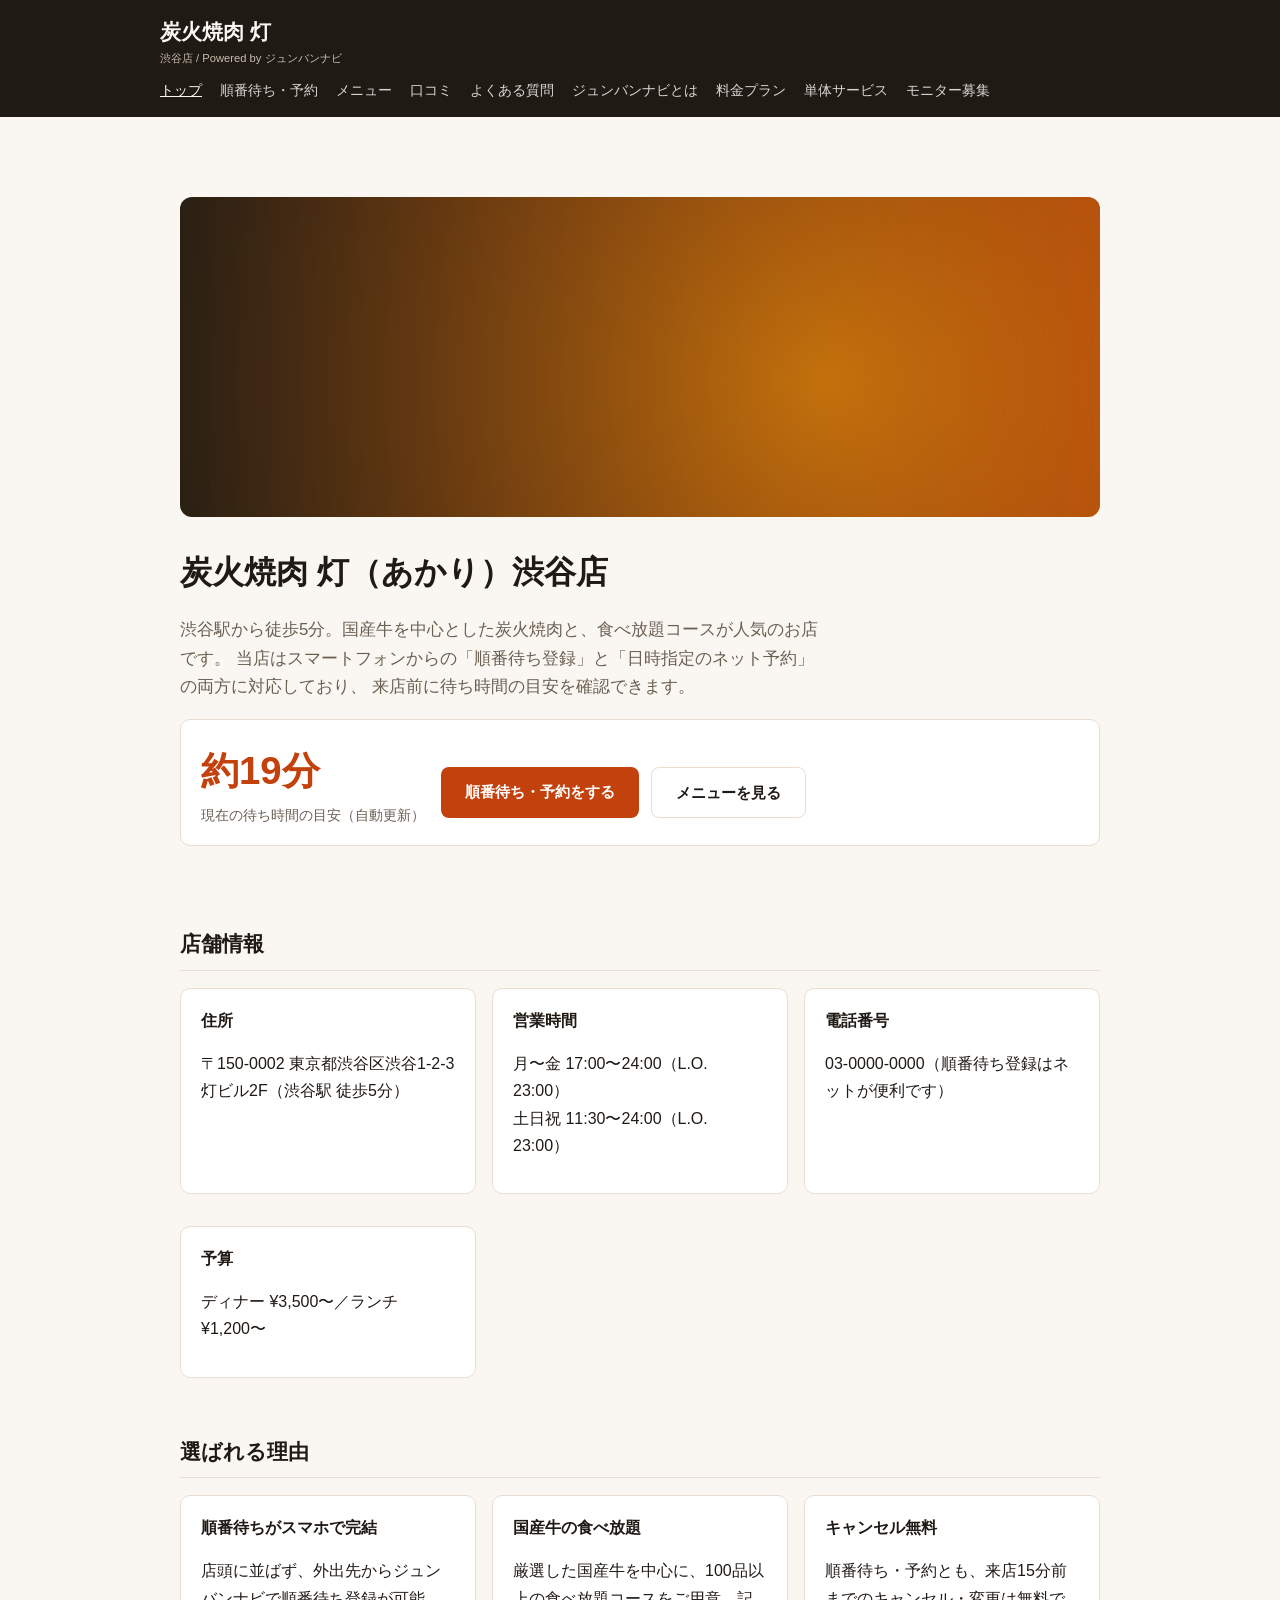
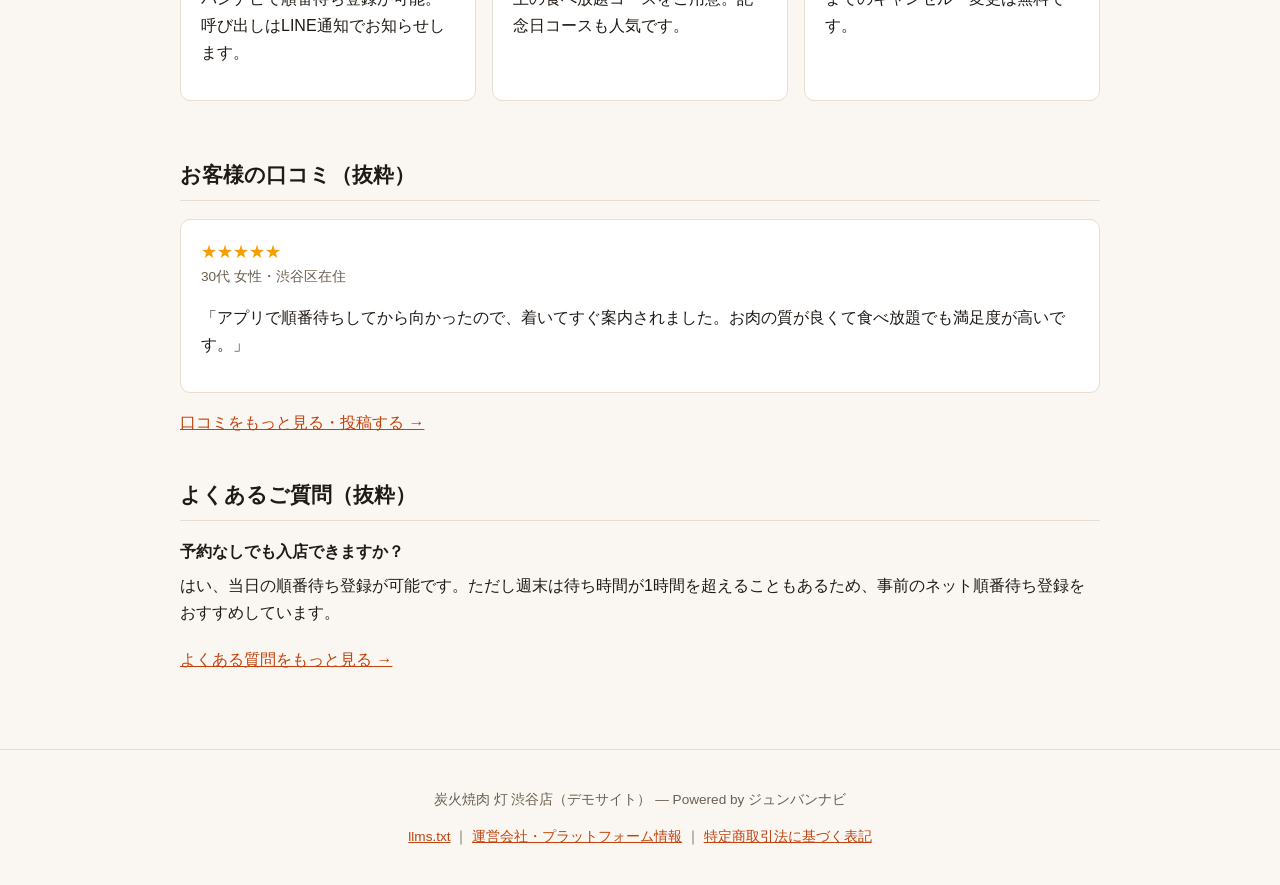
<file: index.html>
<!DOCTYPE html>
<html lang="ja">
<head>
<meta charset="UTF-8" />
<title>炭火焼肉 灯（あかり）渋谷店｜順番待ち・ネット予約はジュンバンナビ</title>
<meta name="description" content="渋谷駅徒歩5分、炭火焼肉 灯（あかり）渋谷店の公式サイト。ジュンバンナビでスマホから順番待ち登録・日時指定予約が可能。国産牛の食べ放題コースが人気の焼肉店です。営業時間・アクセス・メニュー・口コミも掲載。" />
<meta name="viewport" content="width=device-width, initial-scale=1" />
<link rel="canonical" href="https://junbannavi.com/" />
<link rel="stylesheet" href="assets/style.css" />
<script src="assets/analytics.js"></script>
<!-- Google Search Console: only needed if you use the HTML-tag verification
     method. The DNS TXT record method (recommended, see README) does not
     require this tag at all -- remove it if you verify via DNS instead. -->
<!-- <meta name="google-site-verification" content="REPLACE_WITH_YOUR_TOKEN" /> -->
<meta property="og:type" content="restaurant.restaurant" />
<meta property="og:title" content="炭火焼肉 灯（あかり）渋谷店｜公式サイト" />
<meta property="og:description" content="渋谷駅徒歩5分。国産牛食べ放題が人気の炭火焼肉店。順番待ち・予約はジュンバンナビから。" />
<meta property="og:url" content="https://junbannavi.com/" />
<meta property="og:image" content="https://junbannavi.com/assets/hero.png" />
<script type="application/ld+json">
{
  "@context": "https://schema.org",
  "@type": "Restaurant",
  "name": "炭火焼肉 灯（あかり）渋谷店",
  "image": "https://junbannavi.com/assets/hero.png",
  "@id": "https://junbannavi.com/",
  "url": "https://junbannavi.com/",
  "telephone": "+81-3-0000-0000",
  "servesCuisine": ["焼肉", "韓国料理"],
  "priceRange": "¥¥",
  "address": {
    "@type": "PostalAddress",
    "streetAddress": "渋谷1-2-3 灯ビル2F",
    "addressLocality": "渋谷区",
    "addressRegion": "東京都",
    "postalCode": "150-0002",
    "addressCountry": "JP"
  },
  "geo": {
    "@type": "GeoCoordinates",
    "latitude": 35.6595,
    "longitude": 139.7005
  },
  "openingHoursSpecification": [
    {
      "@type": "OpeningHoursSpecification",
      "dayOfWeek": ["Monday", "Tuesday", "Wednesday", "Thursday", "Friday"],
      "opens": "17:00",
      "closes": "24:00"
    },
    {
      "@type": "OpeningHoursSpecification",
      "dayOfWeek": ["Saturday", "Sunday"],
      "opens": "11:30",
      "closes": "24:00"
    }
  ],
  "menu": "https://junbannavi.com/menu.html",
  "acceptsReservations": "True",
  "potentialAction": {
    "@type": "ReserveAction",
    "target": {
      "@type": "EntryPoint",
      "urlTemplate": "https://junbannavi.com/reserve.html",
      "actionPlatform": [
        "https://schema.org/DesktopWebPlatform",
        "https://schema.org/MobileWebPlatform"
      ]
    },
    "result": {
      "@type": "FoodEstablishmentReservation",
      "name": "炭火焼肉 灯 渋谷店 順番待ち・予約"
    }
  },
  "aggregateRating": {
    "@type": "AggregateRating",
    "ratingValue": "4.3",
    "reviewCount": "4"
  }
}
</script>
</head>
<body>
<header class="site-header">
  <div class="header-inner">
    <a class="brand" href="index.html">炭火焼肉 灯<span class="sub">渋谷店 / Powered by ジュンバンナビ</span></a>
    <nav class="main-nav">
      <a href="index.html" class="active">トップ</a>
      <a href="reserve.html">順番待ち・予約</a>
      <a href="menu.html">メニュー</a>
      <a href="reviews.html">口コミ</a>
      <a href="faq.html">よくある質問</a>
      <a href="about-platform.html">ジュンバンナビとは</a>
      <a href="pricing.html">料金プラン</a>
      <a href="services.html">単体サービス</a>
      <a href="monitor.html">モニター募集</a>
    </nav>
  </div>
</header>

<main>
  <section class="hero">
    <img src="assets/hero.png" alt="炭火焼肉 灯 渋谷店の店内イメージ" width="1200" height="630" class="hero-image" />
    <h1>炭火焼肉 灯（あかり）渋谷店</h1>
    <p class="lead">
      渋谷駅から徒歩5分。国産牛を中心とした炭火焼肉と、食べ放題コースが人気のお店です。
      当店はスマートフォンからの「順番待ち登録」と「日時指定のネット予約」の両方に対応しており、
      来店前に待ち時間の目安を確認できます。
    </p>
    <div class="card wait-status">
      <div>
        <div class="wait-number" id="wait-minutes">約15分</div>
        <div class="wait-label">現在の待ち時間の目安（自動更新）</div>
      </div>
      <div class="cta-row">
        <a class="btn btn-primary" href="reserve.html">順番待ち・予約をする</a>
        <a class="btn btn-secondary" href="menu.html">メニューを見る</a>
      </div>
    </div>
  </section>

  <section id="store-info">
    <h2>店舗情報</h2>
    <div class="card-grid">
      <div class="card">
        <strong>住所</strong>
        <p>〒150-0002 東京都渋谷区渋谷1-2-3 灯ビル2F（渋谷駅 徒歩5分）</p>
      </div>
      <div class="card">
        <strong>営業時間</strong>
        <p>月〜金 17:00〜24:00（L.O. 23:00）<br />土日祝 11:30〜24:00（L.O. 23:00）</p>
      </div>
      <div class="card">
        <strong>電話番号</strong>
        <p>03-0000-0000（順番待ち登録はネットが便利です）</p>
      </div>
      <div class="card">
        <strong>予算</strong>
        <p>ディナー ¥3,500〜／ランチ ¥1,200〜</p>
      </div>
    </div>
  </section>

  <section id="why-us">
    <h2>選ばれる理由</h2>
    <div class="card-grid">
      <div class="card">
        <strong>順番待ちがスマホで完結</strong>
        <p>店頭に並ばず、外出先からジュンバンナビで順番待ち登録が可能。呼び出しはLINE通知でお知らせします。</p>
      </div>
      <div class="card">
        <strong>国産牛の食べ放題</strong>
        <p>厳選した国産牛を中心に、100品以上の食べ放題コースをご用意。記念日コースも人気です。</p>
      </div>
      <div class="card">
        <strong>キャンセル無料</strong>
        <p>順番待ち・予約とも、来店15分前までのキャンセル・変更は無料です。</p>
      </div>
    </div>
  </section>

  <section id="reviews-preview">
    <h2>お客様の口コミ（抜粋）</h2>
    <div class="card review-card">
      <div class="stars">★★★★★</div>
      <div class="review-meta">30代 女性・渋谷区在住</div>
      <p>「アプリで順番待ちしてから向かったので、着いてすぐ案内されました。お肉の質が良くて食べ放題でも満足度が高いです。」</p>
    </div>
    <p><a href="reviews.html">口コミをもっと見る・投稿する →</a></p>
  </section>

  <section id="faq-preview">
    <h2>よくあるご質問（抜粋）</h2>
    <div class="faq-item">
      <h3>予約なしでも入店できますか？</h3>
      <p>はい、当日の順番待ち登録が可能です。ただし週末は待ち時間が1時間を超えることもあるため、事前のネット順番待ち登録をおすすめしています。</p>
    </div>
    <p><a href="faq.html">よくある質問をもっと見る →</a></p>
  </section>
</main>

<footer class="site-footer">
  <p>炭火焼肉 灯 渋谷店（デモサイト） — Powered by ジュンバンナビ</p>
  <p><a href="llms.txt">llms.txt</a> ｜ <a href="about-platform.html">運営会社・プラットフォーム情報</a> ｜ <a href="tokushoho.html">特定商取引法に基づく表記</a></p>
</footer>

<script src="assets/app.js"></script>
</body>
</html>
</file>
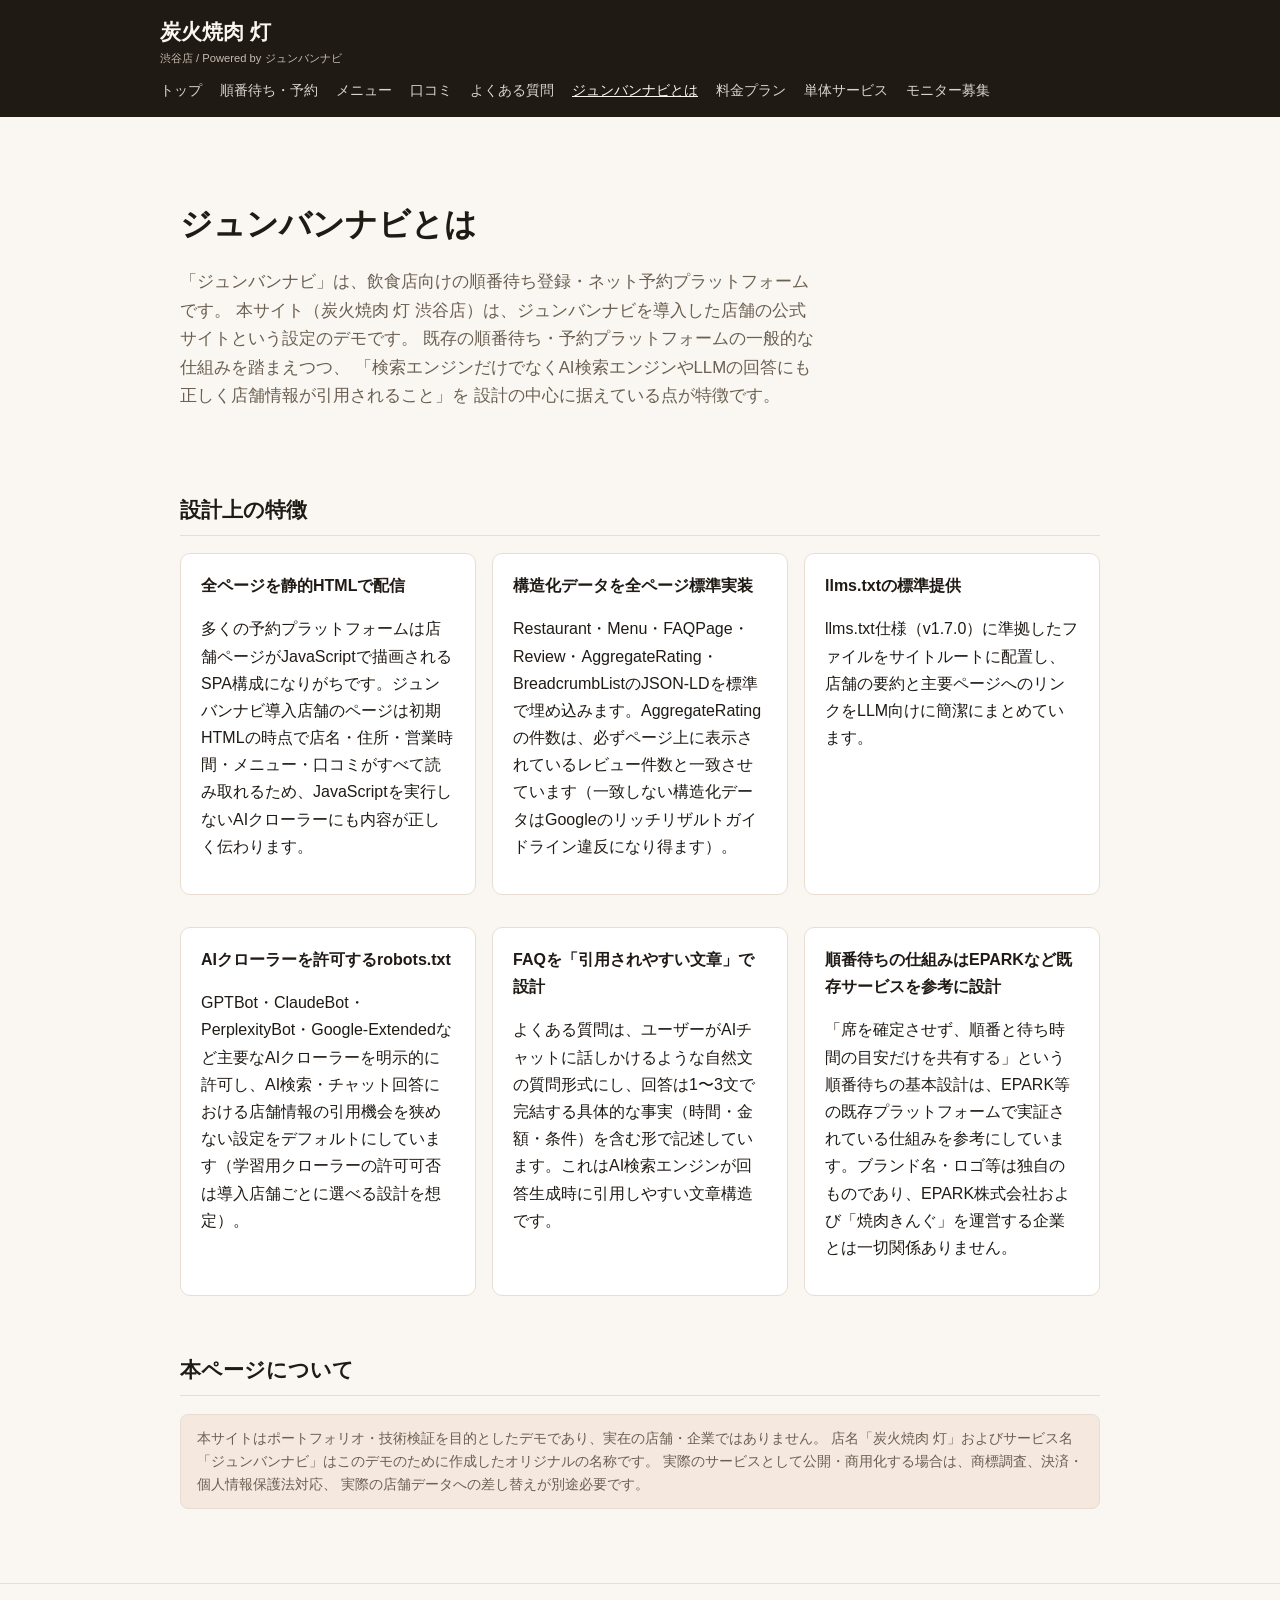
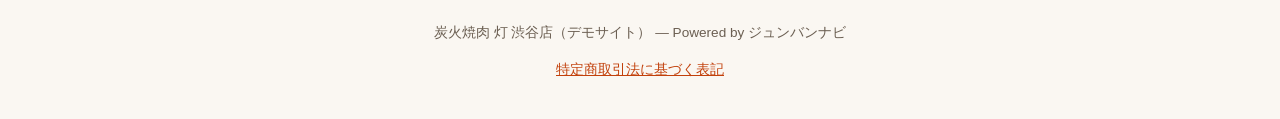
<file: about-platform.html>
<!DOCTYPE html>
<html lang="ja">
<head>
<meta charset="UTF-8" />
<title>ジュンバンナビとは｜飲食店向け順番待ち・予約プラットフォーム</title>
<meta name="description" content="ジュンバンナビは、順番待ち登録とネット予約をひとつにまとめた飲食店向けプラットフォームです。全ページに構造化データとllms.txtを標準実装し、Google検索だけでなくAI検索・LLMの回答にも店舗情報が正しく引用されることを重視しています。" />
<meta name="viewport" content="width=device-width, initial-scale=1" />
<link rel="canonical" href="https://junbannavi.com/about-platform.html" />
<link rel="stylesheet" href="assets/style.css" />
<script src="assets/analytics.js"></script>
<script type="application/ld+json">
{
  "@context": "https://schema.org",
  "@type": "SoftwareApplication",
  "name": "ジュンバンナビ",
  "applicationCategory": "BusinessApplication",
  "operatingSystem": "Web",
  "description": "飲食店向けの順番待ち登録・ネット予約プラットフォーム。導入店舗のWebサイトに構造化データとllms.txtを標準実装し、検索エンジンとAI検索の両方からの発見性を高める。",
  "offers": {
    "@type": "Offer",
    "priceCurrency": "JPY",
    "price": "0",
    "description": "デモ版のため料金体系は未定（本ページはポートフォリオ用の概念実証です）"
  }
}
</script>
</head>
<body>
<header class="site-header">
  <div class="header-inner">
    <a class="brand" href="index.html">炭火焼肉 灯<span class="sub">渋谷店 / Powered by ジュンバンナビ</span></a>
    <nav class="main-nav">
      <a href="index.html">トップ</a>
      <a href="reserve.html">順番待ち・予約</a>
      <a href="menu.html">メニュー</a>
      <a href="reviews.html">口コミ</a>
      <a href="faq.html">よくある質問</a>
      <a href="about-platform.html" class="active">ジュンバンナビとは</a>
      <a href="pricing.html">料金プラン</a>
      <a href="services.html">単体サービス</a>
      <a href="monitor.html">モニター募集</a>
    </nav>
  </div>
</header>

<main>
  <section class="hero">
    <h1>ジュンバンナビとは</h1>
    <p class="lead">
      「ジュンバンナビ」は、飲食店向けの順番待ち登録・ネット予約プラットフォームです。
      本サイト（炭火焼肉 灯 渋谷店）は、ジュンバンナビを導入した店舗の公式サイトという設定のデモです。
      既存の順番待ち・予約プラットフォームの一般的な仕組みを踏まえつつ、
      「検索エンジンだけでなくAI検索エンジンやLLMの回答にも正しく店舗情報が引用されること」を
      設計の中心に据えている点が特徴です。
    </p>
  </section>

  <section id="differentiators">
    <h2>設計上の特徴</h2>
    <div class="card-grid">
      <div class="card">
        <strong>全ページを静的HTMLで配信</strong>
        <p>多くの予約プラットフォームは店舗ページがJavaScriptで描画されるSPA構成になりがちです。ジュンバンナビ導入店舗のページは初期HTMLの時点で店名・住所・営業時間・メニュー・口コミがすべて読み取れるため、JavaScriptを実行しないAIクローラーにも内容が正しく伝わります。</p>
      </div>
      <div class="card">
        <strong>構造化データを全ページ標準実装</strong>
        <p>Restaurant・Menu・FAQPage・Review・AggregateRating・BreadcrumbListのJSON-LDを標準で埋め込みます。AggregateRatingの件数は、必ずページ上に表示されているレビュー件数と一致させています（一致しない構造化データはGoogleのリッチリザルトガイドライン違反になり得ます）。</p>
      </div>
      <div class="card">
        <strong>llms.txtの標準提供</strong>
        <p>llms.txt仕様（v1.7.0）に準拠したファイルをサイトルートに配置し、店舗の要約と主要ページへのリンクをLLM向けに簡潔にまとめています。</p>
      </div>
      <div class="card">
        <strong>AIクローラーを許可するrobots.txt</strong>
        <p>GPTBot・ClaudeBot・PerplexityBot・Google-Extendedなど主要なAIクローラーを明示的に許可し、AI検索・チャット回答における店舗情報の引用機会を狭めない設定をデフォルトにしています（学習用クローラーの許可可否は導入店舗ごとに選べる設計を想定）。</p>
      </div>
      <div class="card">
        <strong>FAQを「引用されやすい文章」で設計</strong>
        <p>よくある質問は、ユーザーがAIチャットに話しかけるような自然文の質問形式にし、回答は1〜3文で完結する具体的な事実（時間・金額・条件）を含む形で記述しています。これはAI検索エンジンが回答生成時に引用しやすい文章構造です。</p>
      </div>
      <div class="card">
        <strong>順番待ちの仕組みはEPARKなど既存サービスを参考に設計</strong>
        <p>「席を確定させず、順番と待ち時間の目安だけを共有する」という順番待ちの基本設計は、EPARK等の既存プラットフォームで実証されている仕組みを参考にしています。ブランド名・ロゴ等は独自のものであり、EPARK株式会社および「焼肉きんぐ」を運営する企業とは一切関係ありません。</p>
      </div>
    </div>
  </section>

  <section id="disclaimer">
    <h2>本ページについて</h2>
    <p class="notice">
      本サイトはポートフォリオ・技術検証を目的としたデモであり、実在の店舗・企業ではありません。
      店名「炭火焼肉 灯」およびサービス名「ジュンバンナビ」はこのデモのために作成したオリジナルの名称です。
      実際のサービスとして公開・商用化する場合は、商標調査、決済・個人情報保護法対応、
      実際の店舗データへの差し替えが別途必要です。
    </p>
  </section>
</main>

<footer class="site-footer">
  <p>炭火焼肉 灯 渋谷店（デモサイト） — Powered by ジュンバンナビ</p>
  <p><a href="tokushoho.html">特定商取引法に基づく表記</a></p>
</footer>

<script src="assets/app.js"></script>
</body>
</html>
</file>
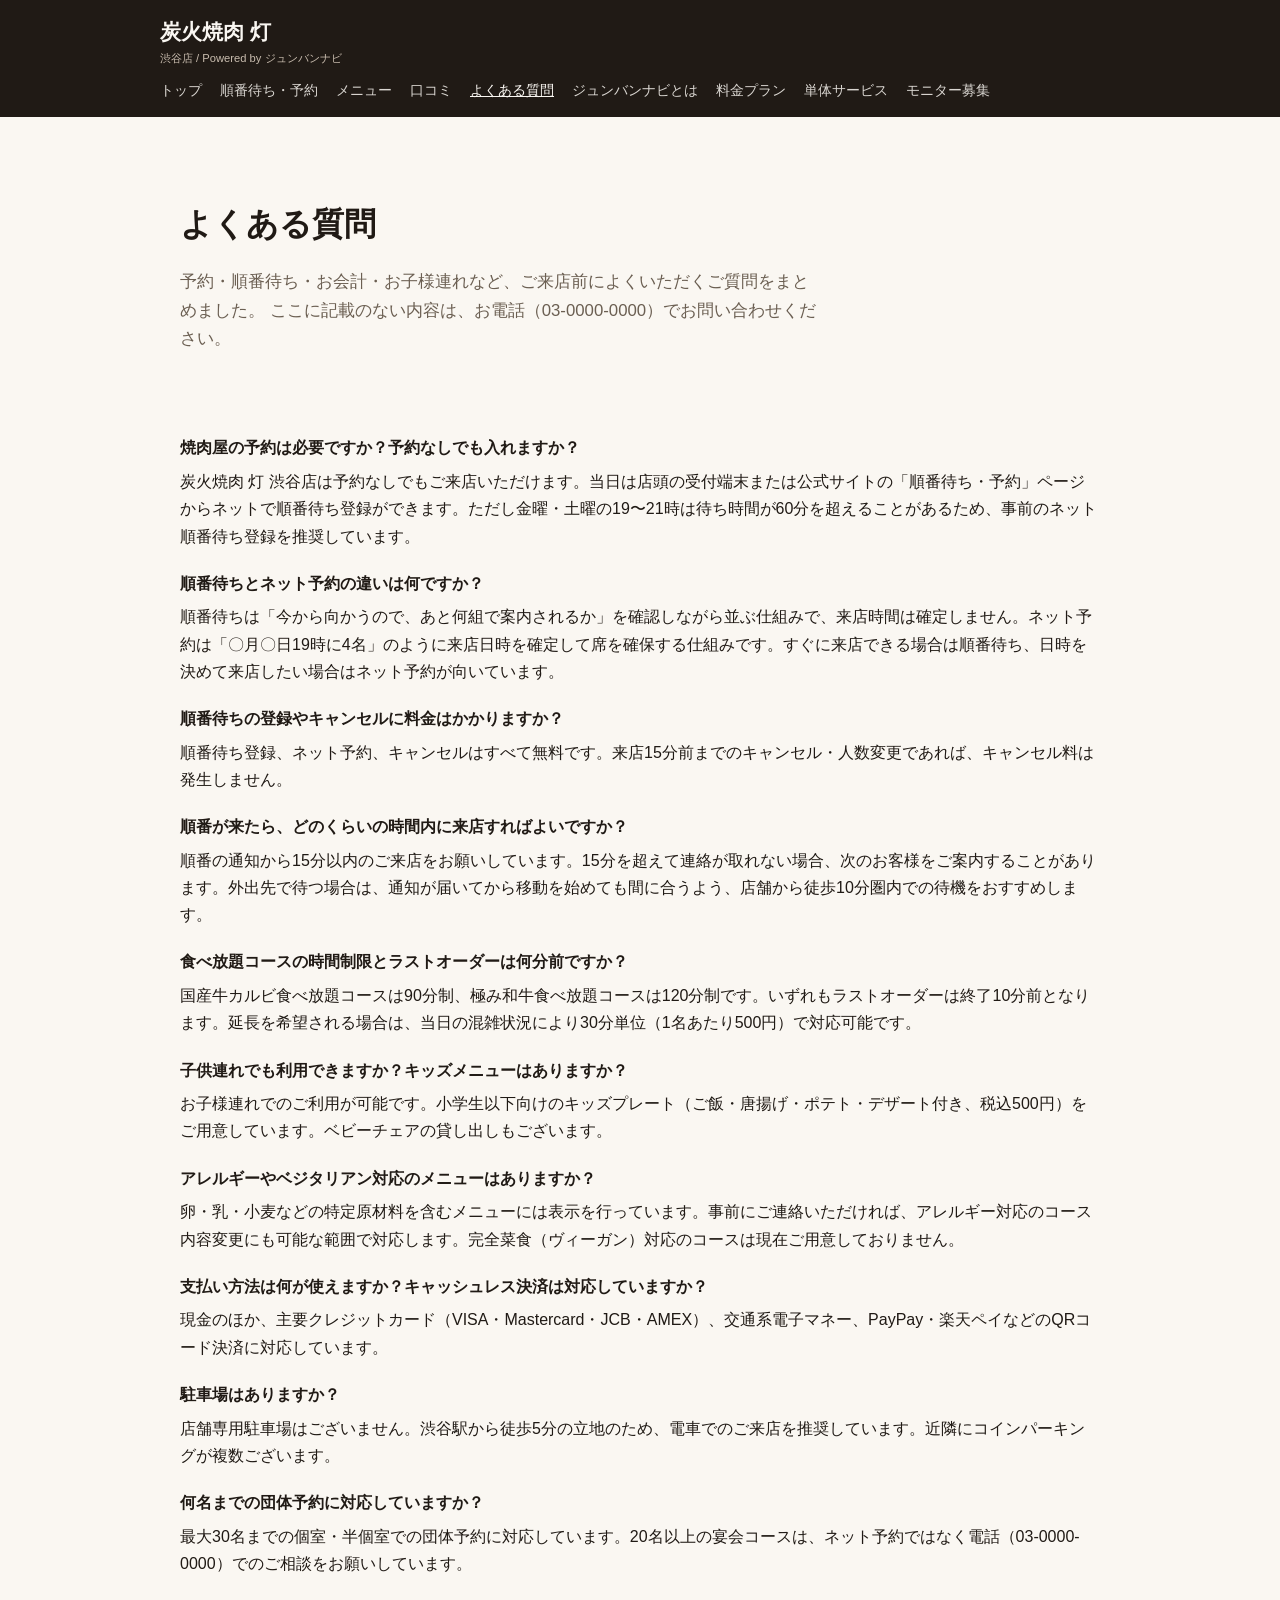
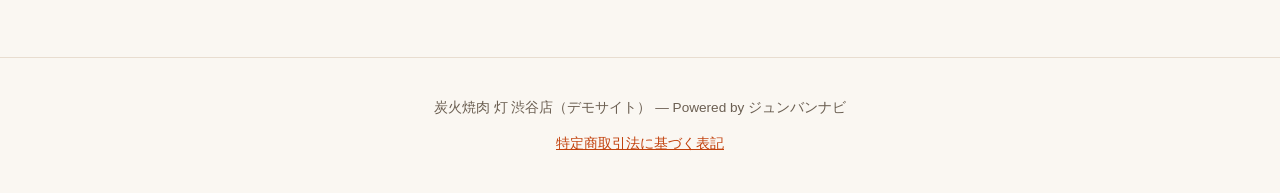
<file: faq.html>
<!DOCTYPE html>
<html lang="ja">
<head>
<meta charset="UTF-8" />
<title>よくある質問｜炭火焼肉 灯 渋谷店</title>
<meta name="description" content="炭火焼肉 灯 渋谷店に関するよくある質問。順番待ちの仕組み、予約のキャンセル方法、待ち時間、食べ放題の時間制限、子供連れ・アレルギー対応などをQ&A形式で回答しています。" />
<meta name="viewport" content="width=device-width, initial-scale=1" />
<link rel="canonical" href="https://junbannavi.com/faq.html" />
<link rel="stylesheet" href="assets/style.css" />
<script src="assets/analytics.js"></script>
<script type="application/ld+json">
{
  "@context": "https://schema.org",
  "@type": "FAQPage",
  "mainEntity": [
    {
      "@type": "Question",
      "name": "焼肉屋の予約は必要ですか？予約なしでも入れますか？",
      "acceptedAnswer": {
        "@type": "Answer",
        "text": "炭火焼肉 灯 渋谷店は予約なしでもご来店いただけます。当日は店頭の受付端末または公式サイトの「順番待ち・予約」ページからネットで順番待ち登録ができます。ただし金曜・土曜の19〜21時は待ち時間が60分を超えることがあるため、事前のネット順番待ち登録を推奨しています。"
      }
    },
    {
      "@type": "Question",
      "name": "順番待ちとネット予約の違いは何ですか？",
      "acceptedAnswer": {
        "@type": "Answer",
        "text": "順番待ちは「今から向かうので、あと何組で案内されるか」を確認しながら並ぶ仕組みで、来店時間は確定しません。ネット予約は「〇月〇日19時に4名」のように来店日時を確定して席を確保する仕組みです。すぐに来店できる場合は順番待ち、日時を決めて来店したい場合はネット予約が向いています。"
      }
    },
    {
      "@type": "Question",
      "name": "順番待ちの登録やキャンセルに料金はかかりますか？",
      "acceptedAnswer": {
        "@type": "Answer",
        "text": "順番待ち登録、ネット予約、キャンセルはすべて無料です。来店15分前までのキャンセル・人数変更であれば、キャンセル料は発生しません。"
      }
    },
    {
      "@type": "Question",
      "name": "順番が来たら、どのくらいの時間内に来店すればよいですか？",
      "acceptedAnswer": {
        "@type": "Answer",
        "text": "順番の通知から15分以内のご来店をお願いしています。15分を超えて連絡が取れない場合、次のお客様をご案内することがあります。外出先で待つ場合は、通知が届いてから移動を始めても間に合うよう、店舗から徒歩10分圏内での待機をおすすめします。"
      }
    },
    {
      "@type": "Question",
      "name": "食べ放題コースの時間制限とラストオーダーは何分前ですか？",
      "acceptedAnswer": {
        "@type": "Answer",
        "text": "国産牛カルビ食べ放題コースは90分制、極み和牛食べ放題コースは120分制です。いずれもラストオーダーは終了10分前となります。延長を希望される場合は、当日の混雑状況により30分単位（1名あたり500円）で対応可能です。"
      }
    },
    {
      "@type": "Question",
      "name": "子供連れでも利用できますか？キッズメニューはありますか？",
      "acceptedAnswer": {
        "@type": "Answer",
        "text": "お子様連れでのご利用が可能です。小学生以下向けのキッズプレート（ご飯・唐揚げ・ポテト・デザート付き、税込500円）をご用意しています。ベビーチェアの貸し出しもございます。"
      }
    },
    {
      "@type": "Question",
      "name": "アレルギーやベジタリアン対応のメニューはありますか？",
      "acceptedAnswer": {
        "@type": "Answer",
        "text": "卵・乳・小麦などの特定原材料を含むメニューには表示を行っています。事前にご連絡いただければ、アレルギー対応のコース内容変更にも可能な範囲で対応します。完全菜食（ヴィーガン）対応のコースは現在ご用意しておりません。"
      }
    },
    {
      "@type": "Question",
      "name": "支払い方法は何が使えますか？キャッシュレス決済は対応していますか？",
      "acceptedAnswer": {
        "@type": "Answer",
        "text": "現金のほか、主要クレジットカード（VISA・Mastercard・JCB・AMEX）、交通系電子マネー、PayPay・楽天ペイなどのQRコード決済に対応しています。"
      }
    },
    {
      "@type": "Question",
      "name": "駐車場はありますか？",
      "acceptedAnswer": {
        "@type": "Answer",
        "text": "店舗専用駐車場はございません。渋谷駅から徒歩5分の立地のため、電車でのご来店を推奨しています。近隣にコインパーキングが複数ございます。"
      }
    },
    {
      "@type": "Question",
      "name": "何名までの団体予約に対応していますか？",
      "acceptedAnswer": {
        "@type": "Answer",
        "text": "最大30名までの個室・半個室での団体予約に対応しています。20名以上の宴会コースは、ネット予約ではなく電話（03-0000-0000）でのご相談をお願いしています。"
      }
    }
  ]
}
</script>
</head>
<body>
<header class="site-header">
  <div class="header-inner">
    <a class="brand" href="index.html">炭火焼肉 灯<span class="sub">渋谷店 / Powered by ジュンバンナビ</span></a>
    <nav class="main-nav">
      <a href="index.html">トップ</a>
      <a href="reserve.html">順番待ち・予約</a>
      <a href="menu.html">メニュー</a>
      <a href="reviews.html">口コミ</a>
      <a href="faq.html" class="active">よくある質問</a>
      <a href="about-platform.html">ジュンバンナビとは</a>
      <a href="pricing.html">料金プラン</a>
      <a href="services.html">単体サービス</a>
      <a href="monitor.html">モニター募集</a>
    </nav>
  </div>
</header>

<main>
  <section class="hero">
    <h1>よくある質問</h1>
    <p class="lead">
      予約・順番待ち・お会計・お子様連れなど、ご来店前によくいただくご質問をまとめました。
      ここに記載のない内容は、お電話（03-0000-0000）でお問い合わせください。
    </p>
  </section>

  <section id="faq-list">
    <div class="faq-item">
      <h3>焼肉屋の予約は必要ですか？予約なしでも入れますか？</h3>
      <p>炭火焼肉 灯 渋谷店は予約なしでもご来店いただけます。当日は店頭の受付端末または公式サイトの「順番待ち・予約」ページからネットで順番待ち登録ができます。ただし金曜・土曜の19〜21時は待ち時間が60分を超えることがあるため、事前のネット順番待ち登録を推奨しています。</p>
    </div>
    <div class="faq-item">
      <h3>順番待ちとネット予約の違いは何ですか？</h3>
      <p>順番待ちは「今から向かうので、あと何組で案内されるか」を確認しながら並ぶ仕組みで、来店時間は確定しません。ネット予約は「〇月〇日19時に4名」のように来店日時を確定して席を確保する仕組みです。すぐに来店できる場合は順番待ち、日時を決めて来店したい場合はネット予約が向いています。</p>
    </div>
    <div class="faq-item">
      <h3>順番待ちの登録やキャンセルに料金はかかりますか？</h3>
      <p>順番待ち登録、ネット予約、キャンセルはすべて無料です。来店15分前までのキャンセル・人数変更であれば、キャンセル料は発生しません。</p>
    </div>
    <div class="faq-item">
      <h3>順番が来たら、どのくらいの時間内に来店すればよいですか？</h3>
      <p>順番の通知から15分以内のご来店をお願いしています。15分を超えて連絡が取れない場合、次のお客様をご案内することがあります。外出先で待つ場合は、通知が届いてから移動を始めても間に合うよう、店舗から徒歩10分圏内での待機をおすすめします。</p>
    </div>
    <div class="faq-item">
      <h3>食べ放題コースの時間制限とラストオーダーは何分前ですか？</h3>
      <p>国産牛カルビ食べ放題コースは90分制、極み和牛食べ放題コースは120分制です。いずれもラストオーダーは終了10分前となります。延長を希望される場合は、当日の混雑状況により30分単位（1名あたり500円）で対応可能です。</p>
    </div>
    <div class="faq-item">
      <h3>子供連れでも利用できますか？キッズメニューはありますか？</h3>
      <p>お子様連れでのご利用が可能です。小学生以下向けのキッズプレート（ご飯・唐揚げ・ポテト・デザート付き、税込500円）をご用意しています。ベビーチェアの貸し出しもございます。</p>
    </div>
    <div class="faq-item">
      <h3>アレルギーやベジタリアン対応のメニューはありますか？</h3>
      <p>卵・乳・小麦などの特定原材料を含むメニューには表示を行っています。事前にご連絡いただければ、アレルギー対応のコース内容変更にも可能な範囲で対応します。完全菜食（ヴィーガン）対応のコースは現在ご用意しておりません。</p>
    </div>
    <div class="faq-item">
      <h3>支払い方法は何が使えますか？キャッシュレス決済は対応していますか？</h3>
      <p>現金のほか、主要クレジットカード（VISA・Mastercard・JCB・AMEX）、交通系電子マネー、PayPay・楽天ペイなどのQRコード決済に対応しています。</p>
    </div>
    <div class="faq-item">
      <h3>駐車場はありますか？</h3>
      <p>店舗専用駐車場はございません。渋谷駅から徒歩5分の立地のため、電車でのご来店を推奨しています。近隣にコインパーキングが複数ございます。</p>
    </div>
    <div class="faq-item">
      <h3>何名までの団体予約に対応していますか？</h3>
      <p>最大30名までの個室・半個室での団体予約に対応しています。20名以上の宴会コースは、ネット予約ではなく電話（03-0000-0000）でのご相談をお願いしています。</p>
    </div>
  </section>
</main>

<footer class="site-footer">
  <p>炭火焼肉 灯 渋谷店（デモサイト） — Powered by ジュンバンナビ</p>
  <p><a href="tokushoho.html">特定商取引法に基づく表記</a></p>
</footer>

<script src="assets/app.js"></script>
</body>
</html>
</file>
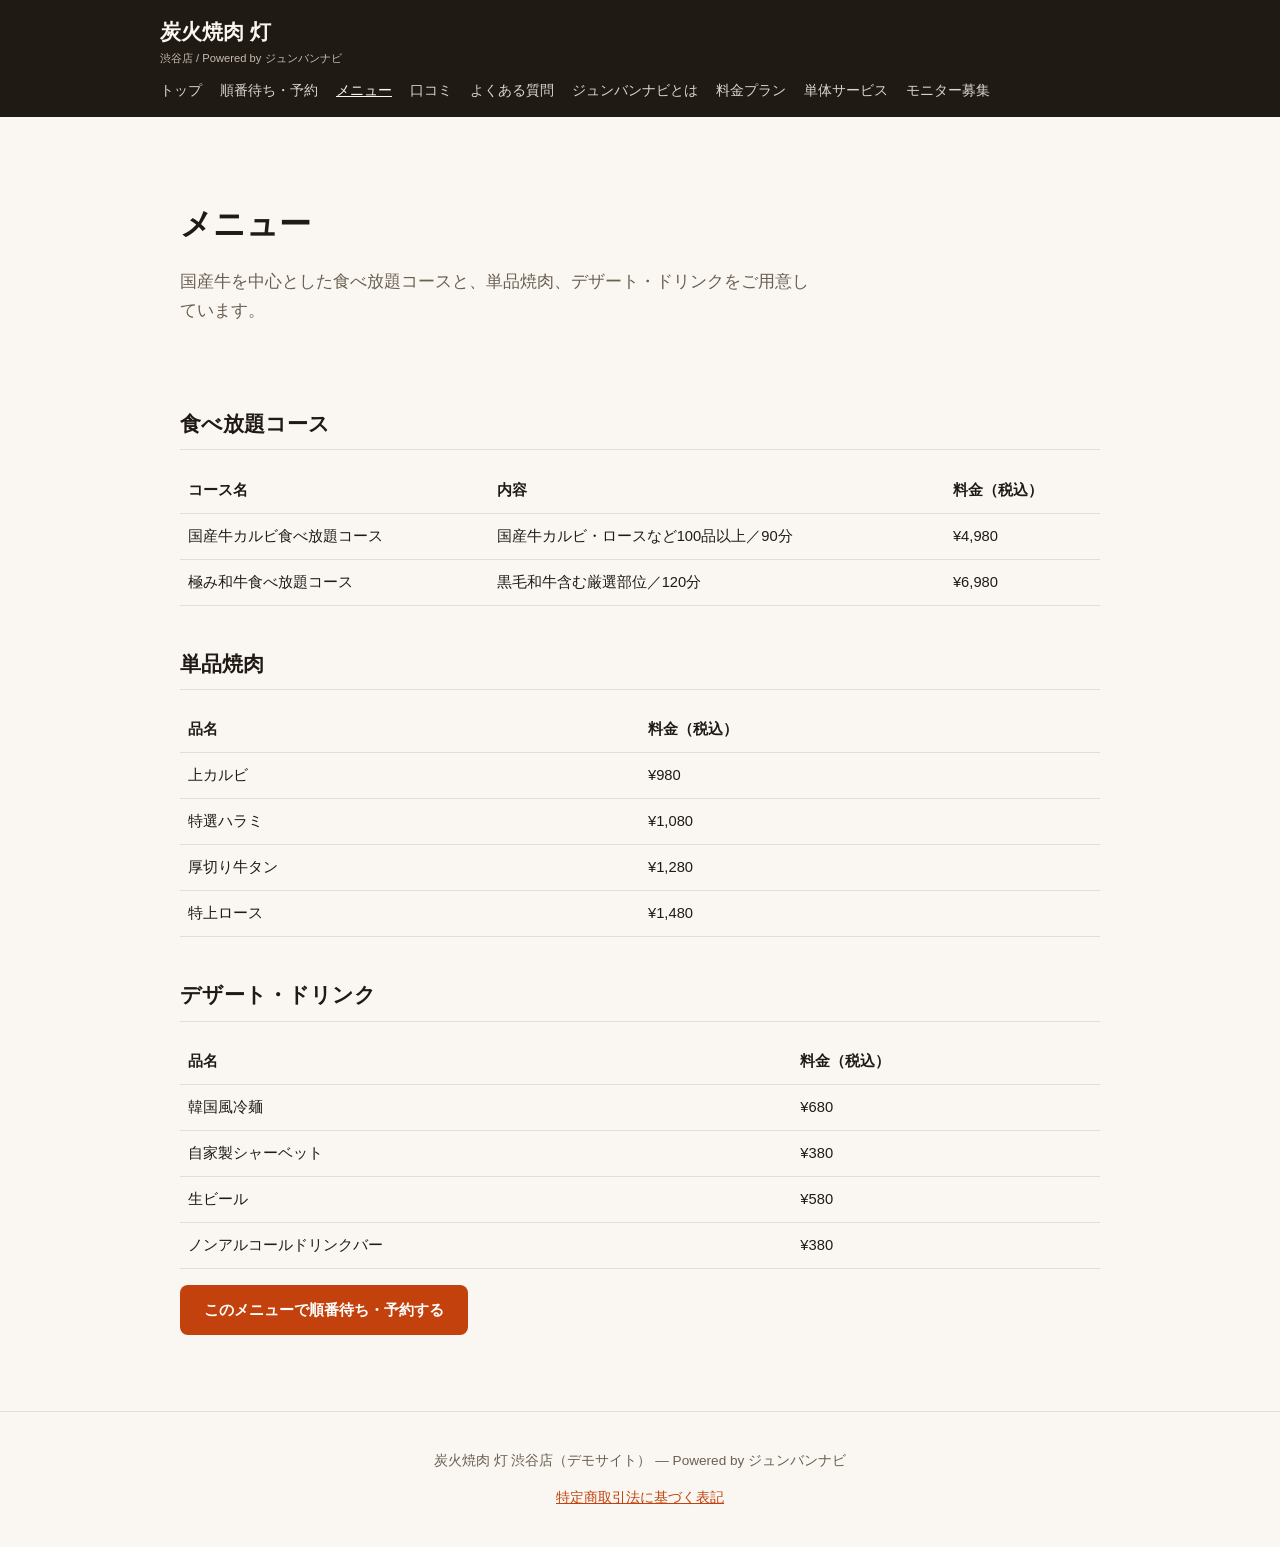
<file: menu.html>
<!DOCTYPE html>
<html lang="ja">
<head>
<meta charset="UTF-8" />
<title>メニュー｜炭火焼肉 灯 渋谷店</title>
<meta name="description" content="炭火焼肉 灯 渋谷店のメニュー一覧。国産牛食べ放題コース、単品カルビ・ロース・ハラミ、デザート、ドリンクまで料金付きで掲載。" />
<meta name="viewport" content="width=device-width, initial-scale=1" />
<link rel="canonical" href="https://junbannavi.com/menu.html" />
<link rel="stylesheet" href="assets/style.css" />
<script src="assets/analytics.js"></script>
<script type="application/ld+json">
{
  "@context": "https://schema.org",
  "@type": "Menu",
  "name": "炭火焼肉 灯 渋谷店 メニュー",
  "hasMenuSection": [
    {
      "@type": "MenuSection",
      "name": "食べ放題コース",
      "hasMenuItem": [
        {
          "@type": "MenuItem",
          "name": "国産牛カルビ食べ放題コース",
          "description": "国産牛カルビ・ロースなど100品以上が90分食べ放題",
          "offers": { "@type": "Offer", "price": "4980", "priceCurrency": "JPY" }
        },
        {
          "@type": "MenuItem",
          "name": "極み和牛食べ放題コース",
          "description": "黒毛和牛を含む厳選部位を含む120分食べ放題",
          "offers": { "@type": "Offer", "price": "6980", "priceCurrency": "JPY" }
        }
      ]
    },
    {
      "@type": "MenuSection",
      "name": "単品焼肉",
      "hasMenuItem": [
        {
          "@type": "MenuItem",
          "name": "上カルビ",
          "offers": { "@type": "Offer", "price": "980", "priceCurrency": "JPY" }
        },
        {
          "@type": "MenuItem",
          "name": "特選ハラミ",
          "offers": { "@type": "Offer", "price": "1080", "priceCurrency": "JPY" }
        }
      ]
    }
  ]
}
</script>
</head>
<body>
<header class="site-header">
  <div class="header-inner">
    <a class="brand" href="index.html">炭火焼肉 灯<span class="sub">渋谷店 / Powered by ジュンバンナビ</span></a>
    <nav class="main-nav">
      <a href="index.html">トップ</a>
      <a href="reserve.html">順番待ち・予約</a>
      <a href="menu.html" class="active">メニュー</a>
      <a href="reviews.html">口コミ</a>
      <a href="faq.html">よくある質問</a>
      <a href="about-platform.html">ジュンバンナビとは</a>
      <a href="pricing.html">料金プラン</a>
      <a href="services.html">単体サービス</a>
      <a href="monitor.html">モニター募集</a>
    </nav>
  </div>
</header>

<main>
  <section class="hero">
    <h1>メニュー</h1>
    <p class="lead">国産牛を中心とした食べ放題コースと、単品焼肉、デザート・ドリンクをご用意しています。</p>
  </section>

  <section id="course-menu">
    <h2>食べ放題コース</h2>
    <table>
      <thead><tr><th>コース名</th><th>内容</th><th>料金（税込）</th></tr></thead>
      <tbody>
        <tr><td>国産牛カルビ食べ放題コース</td><td>国産牛カルビ・ロースなど100品以上／90分</td><td>¥4,980</td></tr>
        <tr><td>極み和牛食べ放題コース</td><td>黒毛和牛含む厳選部位／120分</td><td>¥6,980</td></tr>
      </tbody>
    </table>
  </section>

  <section id="single-items">
    <h2>単品焼肉</h2>
    <table>
      <thead><tr><th>品名</th><th>料金（税込）</th></tr></thead>
      <tbody>
        <tr><td>上カルビ</td><td>¥980</td></tr>
        <tr><td>特選ハラミ</td><td>¥1,080</td></tr>
        <tr><td>厚切り牛タン</td><td>¥1,280</td></tr>
        <tr><td>特上ロース</td><td>¥1,480</td></tr>
      </tbody>
    </table>
  </section>

  <section id="other-items">
    <h2>デザート・ドリンク</h2>
    <table>
      <thead><tr><th>品名</th><th>料金（税込）</th></tr></thead>
      <tbody>
        <tr><td>韓国風冷麺</td><td>¥680</td></tr>
        <tr><td>自家製シャーベット</td><td>¥380</td></tr>
        <tr><td>生ビール</td><td>¥580</td></tr>
        <tr><td>ノンアルコールドリンクバー</td><td>¥380</td></tr>
      </tbody>
    </table>
  </section>

  <p><a class="btn btn-primary" href="reserve.html">このメニューで順番待ち・予約する</a></p>
</main>

<footer class="site-footer">
  <p>炭火焼肉 灯 渋谷店（デモサイト） — Powered by ジュンバンナビ</p>
  <p><a href="tokushoho.html">特定商取引法に基づく表記</a></p>
</footer>

<script src="assets/app.js"></script>
</body>
</html>
</file>
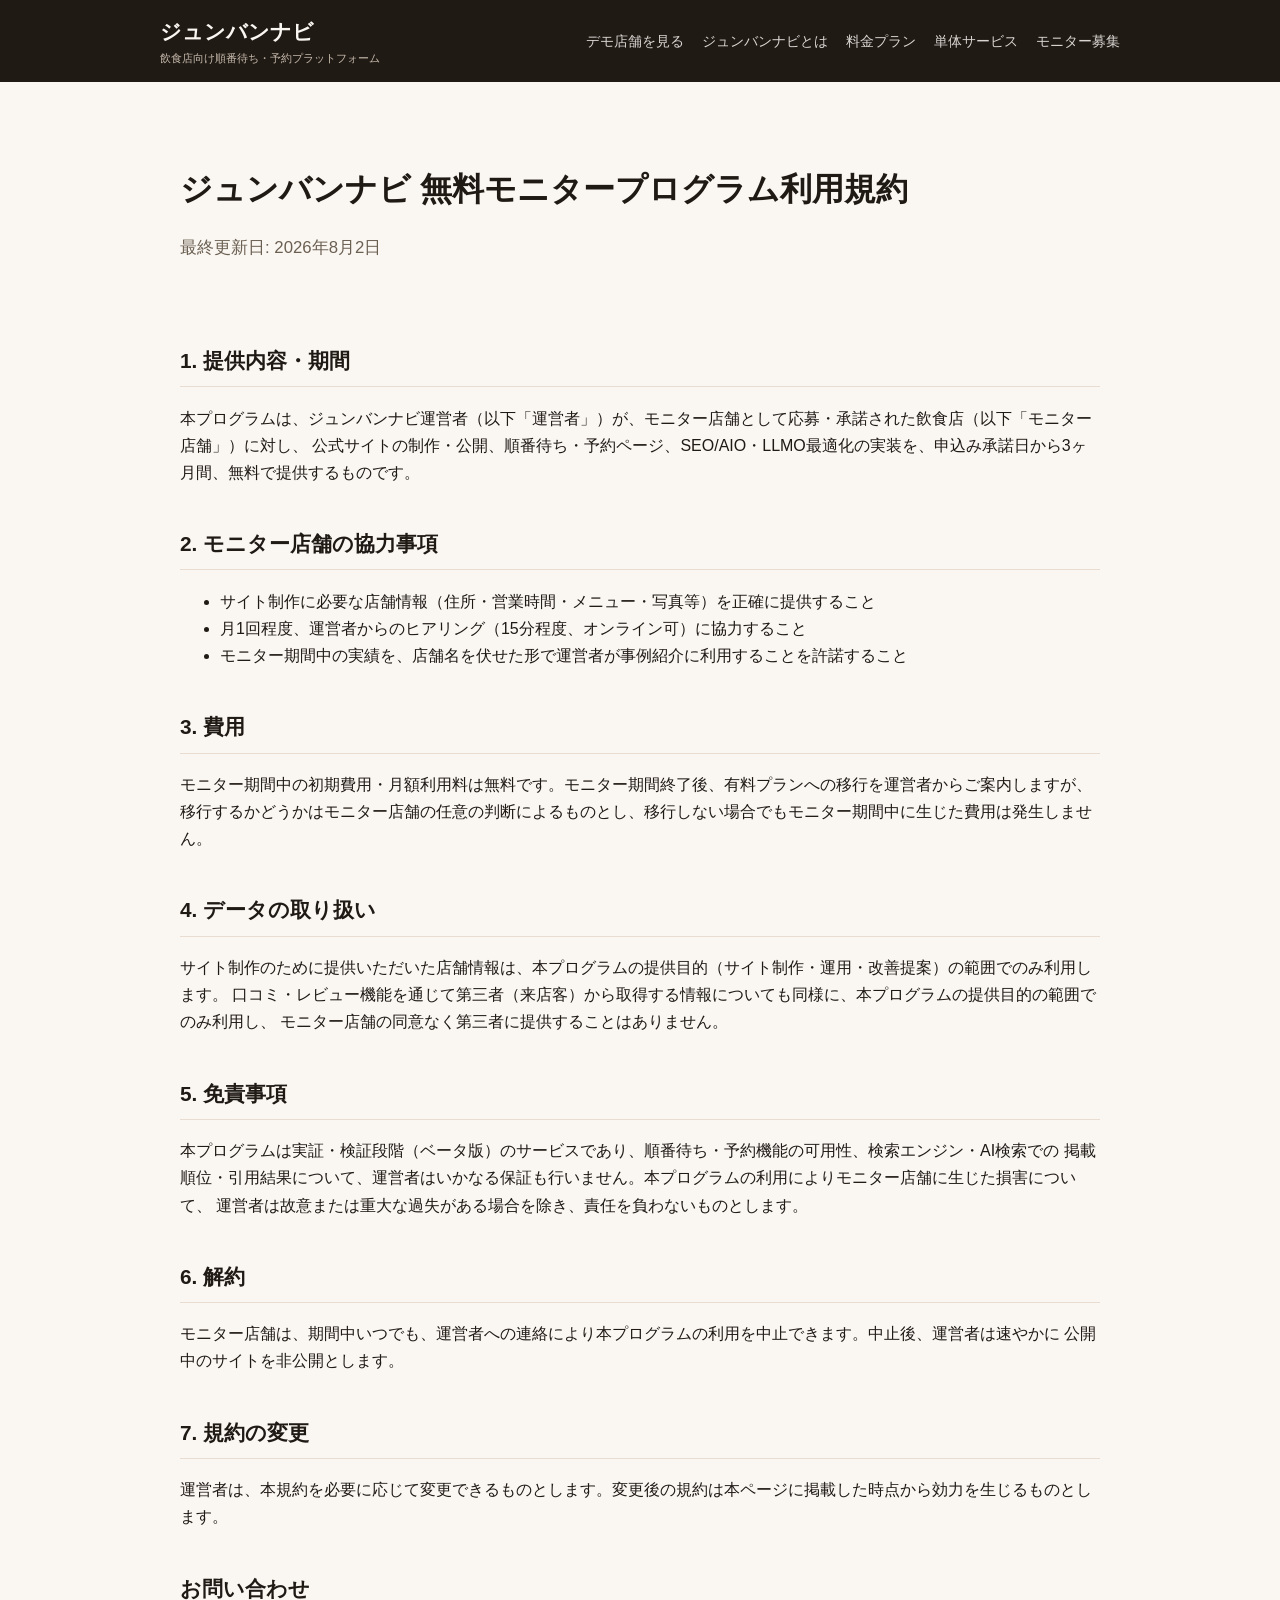
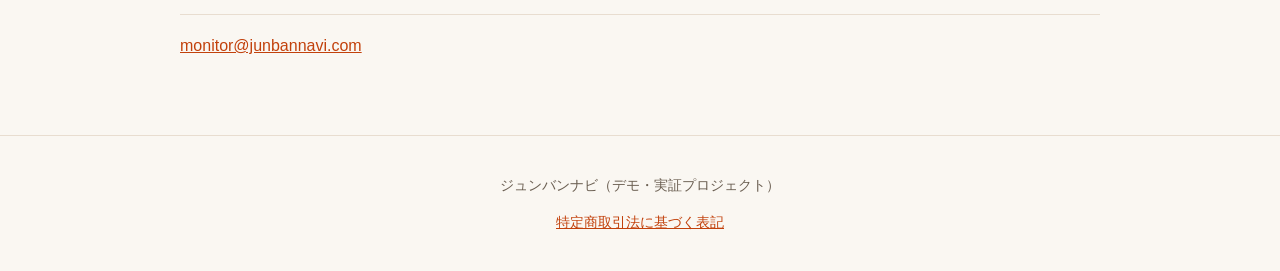
<file: monitor-terms.html>
<!DOCTYPE html>
<html lang="ja">
<head>
<meta charset="UTF-8" />
<title>モニター利用規約｜ジュンバンナビ</title>
<meta name="description" content="ジュンバンナビ無料モニタープログラムの利用規約。提供期間、費用、データの取り扱い、免責事項、解約条件を記載しています。" />
<meta name="viewport" content="width=device-width, initial-scale=1" />
<link rel="canonical" href="https://junbannavi.com/monitor-terms.html" />
<link rel="stylesheet" href="assets/style.css" />
<script src="assets/analytics.js"></script>
</head>
<body>
<header class="site-header">
  <div class="header-inner">
    <a class="brand" href="about-platform.html">ジュンバンナビ<span class="sub">飲食店向け順番待ち・予約プラットフォーム</span></a>
    <nav class="main-nav">
      <a href="index.html">デモ店舗を見る</a>
      <a href="about-platform.html">ジュンバンナビとは</a>
      <a href="pricing.html">料金プラン</a>
      <a href="services.html">単体サービス</a>
      <a href="monitor.html">モニター募集</a>
    </nav>
  </div>
</header>

<main>
  <section class="hero">
    <h1>ジュンバンナビ 無料モニタープログラム利用規約</h1>
    <p class="lead">最終更新日: 2026年8月2日</p>
  </section>

  <section>
    <h2>1. 提供内容・期間</h2>
    <p>
      本プログラムは、ジュンバンナビ運営者（以下「運営者」）が、モニター店舗として応募・承諾された飲食店（以下「モニター店舗」）に対し、
      公式サイトの制作・公開、順番待ち・予約ページ、SEO/AIO・LLMO最適化の実装を、申込み承諾日から3ヶ月間、無料で提供するものです。
    </p>
  </section>

  <section>
    <h2>2. モニター店舗の協力事項</h2>
    <ul>
      <li>サイト制作に必要な店舗情報（住所・営業時間・メニュー・写真等）を正確に提供すること</li>
      <li>月1回程度、運営者からのヒアリング（15分程度、オンライン可）に協力すること</li>
      <li>モニター期間中の実績を、店舗名を伏せた形で運営者が事例紹介に利用することを許諾すること</li>
    </ul>
  </section>

  <section>
    <h2>3. 費用</h2>
    <p>
      モニター期間中の初期費用・月額利用料は無料です。モニター期間終了後、有料プランへの移行を運営者からご案内しますが、
      移行するかどうかはモニター店舗の任意の判断によるものとし、移行しない場合でもモニター期間中に生じた費用は発生しません。
    </p>
  </section>

  <section>
    <h2>4. データの取り扱い</h2>
    <p>
      サイト制作のために提供いただいた店舗情報は、本プログラムの提供目的（サイト制作・運用・改善提案）の範囲でのみ利用します。
      口コミ・レビュー機能を通じて第三者（来店客）から取得する情報についても同様に、本プログラムの提供目的の範囲でのみ利用し、
      モニター店舗の同意なく第三者に提供することはありません。
    </p>
  </section>

  <section>
    <h2>5. 免責事項</h2>
    <p>
      本プログラムは実証・検証段階（ベータ版）のサービスであり、順番待ち・予約機能の可用性、検索エンジン・AI検索での
      掲載順位・引用結果について、運営者はいかなる保証も行いません。本プログラムの利用によりモニター店舗に生じた損害について、
      運営者は故意または重大な過失がある場合を除き、責任を負わないものとします。
    </p>
  </section>

  <section>
    <h2>6. 解約</h2>
    <p>
      モニター店舗は、期間中いつでも、運営者への連絡により本プログラムの利用を中止できます。中止後、運営者は速やかに
      公開中のサイトを非公開とします。
    </p>
  </section>

  <section>
    <h2>7. 規約の変更</h2>
    <p>
      運営者は、本規約を必要に応じて変更できるものとします。変更後の規約は本ページに掲載した時点から効力を生じるものとします。
    </p>
  </section>

  <section>
    <h2>お問い合わせ</h2>
    <p><a href="mailto:monitor@junbannavi.com">monitor@junbannavi.com</a></p>
  </section>
</main>

<footer class="site-footer">
  <p>ジュンバンナビ（デモ・実証プロジェクト）</p>
  <p><a href="tokushoho.html">特定商取引法に基づく表記</a></p>
</footer>
</body>
</html>
</file>
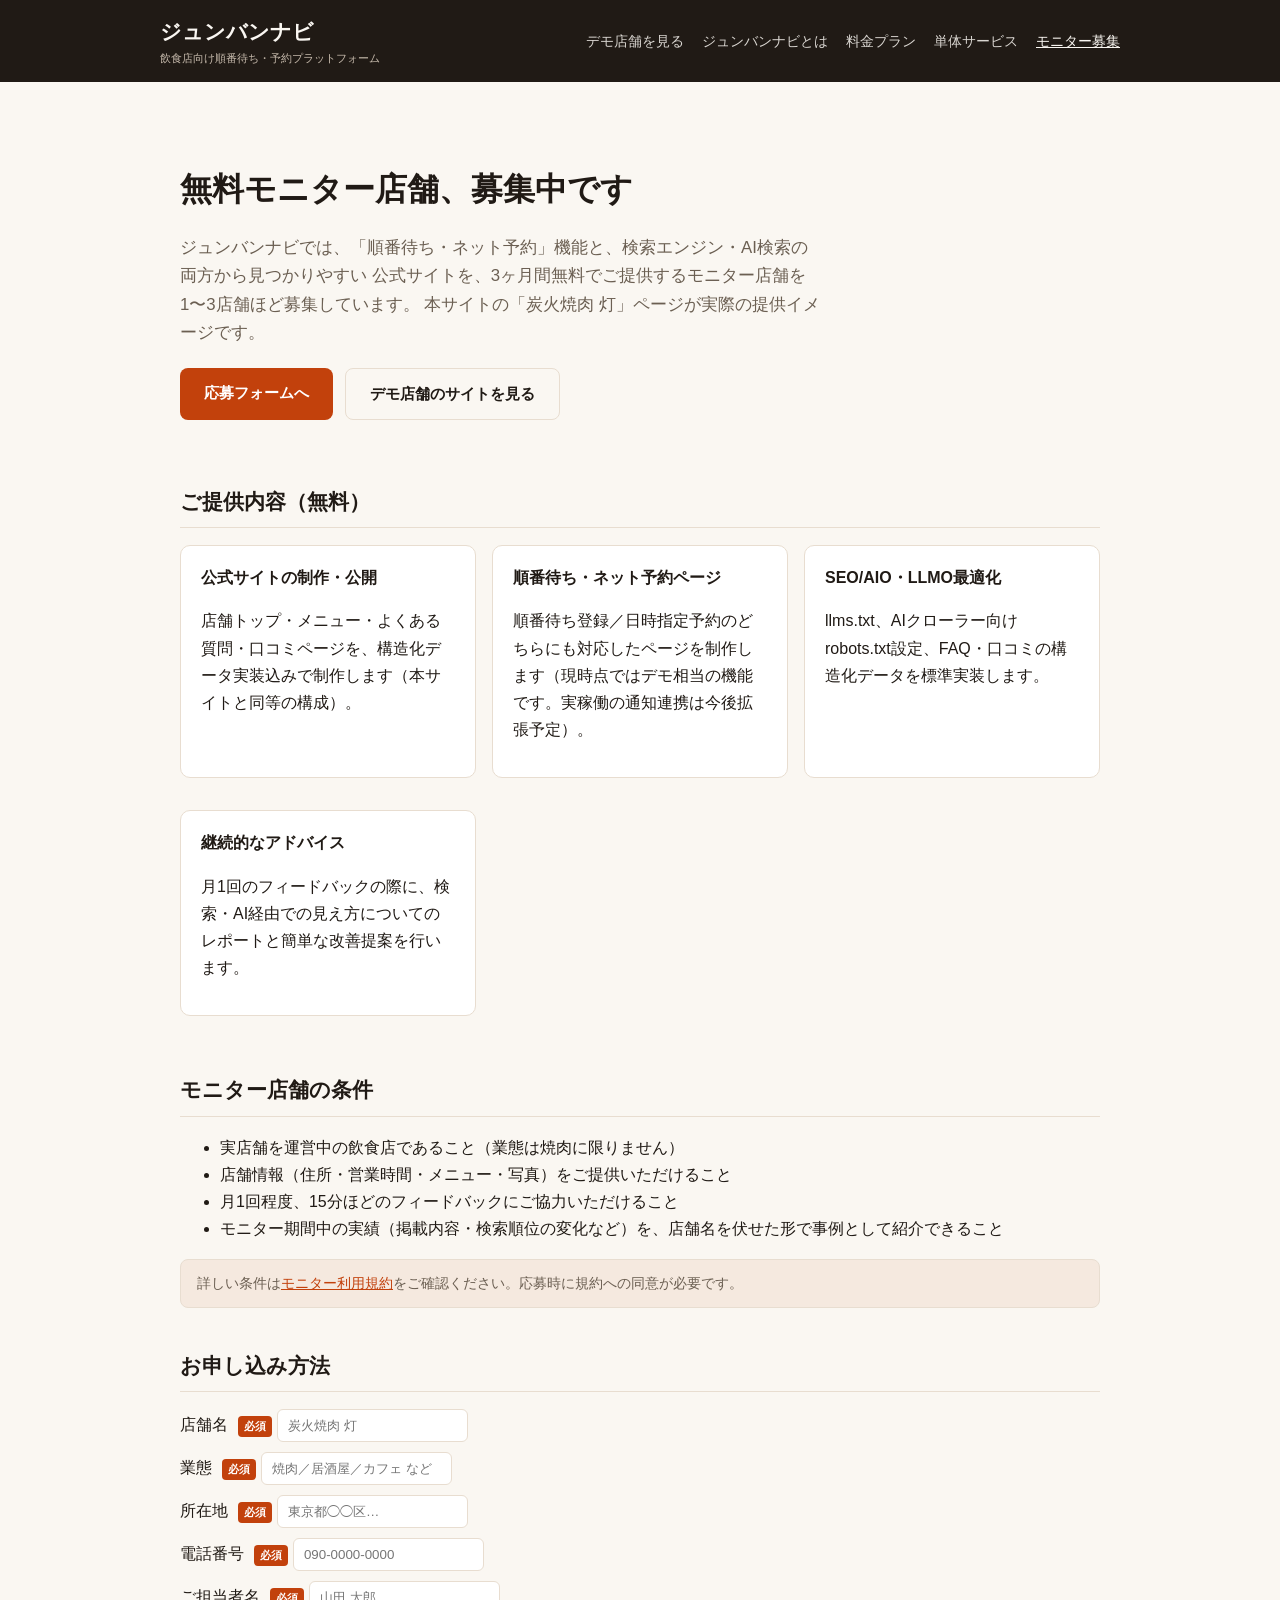
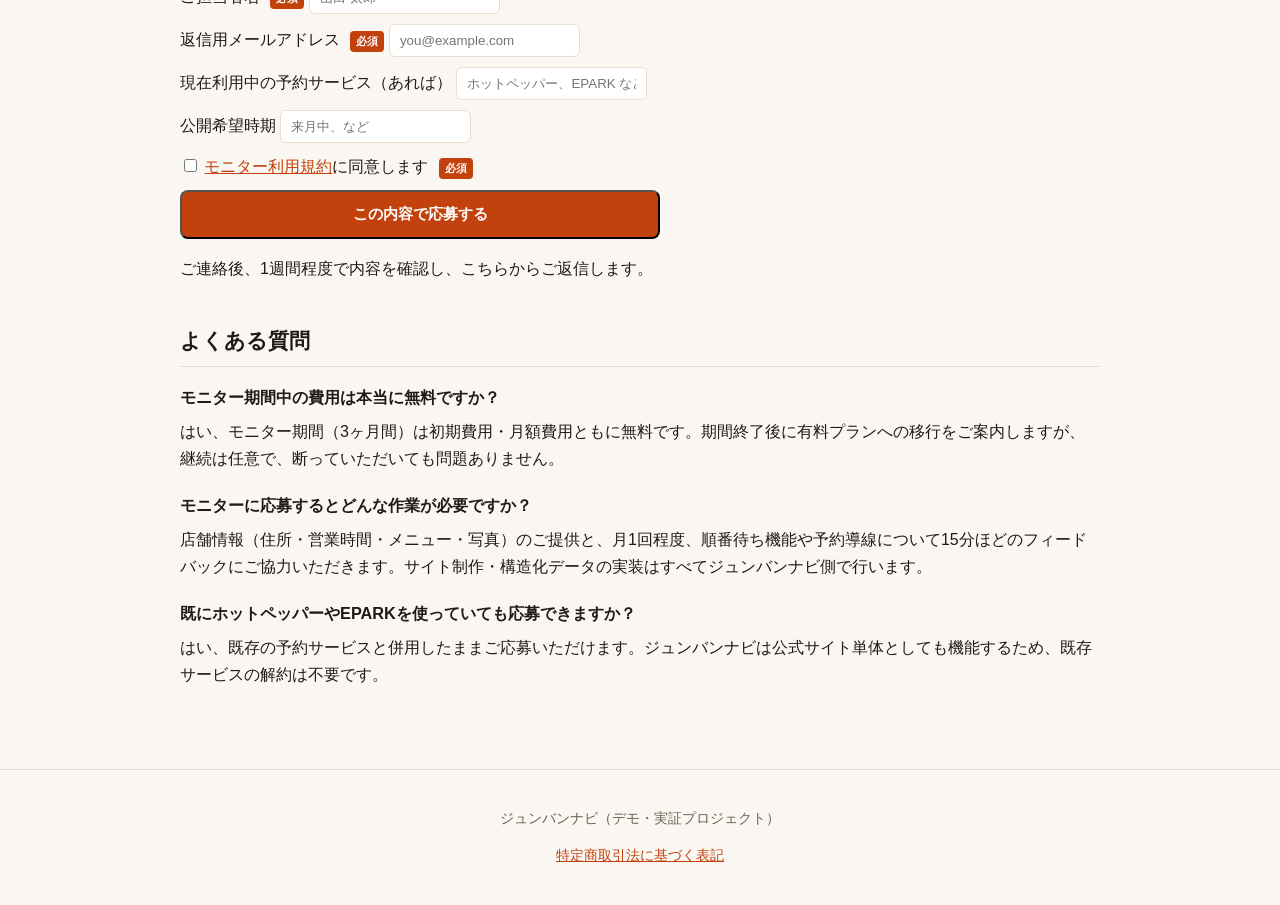
<file: monitor.html>
<!DOCTYPE html>
<html lang="ja">
<head>
<meta charset="UTF-8" />
<title>無料モニター店舗募集｜ジュンバンナビ</title>
<meta name="description" content="ジュンバンナビでは、順番待ち・ネット予約・SEO/AIO最適化済み公式サイトを無料で提供するモニター店舗を募集しています。対象は実店舗運営中の飲食店。募集条件・申込み方法はこちら。" />
<meta name="viewport" content="width=device-width, initial-scale=1" />
<link rel="canonical" href="https://junbannavi.com/monitor.html" />
<link rel="stylesheet" href="assets/style.css" />
<script src="assets/analytics.js"></script>
<script type="application/ld+json">
{
  "@context": "https://schema.org",
  "@type": "FAQPage",
  "mainEntity": [
    {
      "@type": "Question",
      "name": "モニター期間中の費用は本当に無料ですか？",
      "acceptedAnswer": {
        "@type": "Answer",
        "text": "はい、モニター期間（3ヶ月間）は初期費用・月額費用ともに無料です。期間終了後に有料プランへの移行をご案内しますが、継続は任意で、断っていただいても問題ありません。"
      }
    },
    {
      "@type": "Question",
      "name": "モニターに応募するとどんな作業が必要ですか？",
      "acceptedAnswer": {
        "@type": "Answer",
        "text": "店舗情報（住所・営業時間・メニュー・写真）のご提供と、月1回程度、順番待ち機能や予約導線について15分ほどのフィードバックにご協力いただきます。サイト制作・構造化データの実装はすべてジュンバンナビ側で行います。"
      }
    },
    {
      "@type": "Question",
      "name": "既にホットペッパーやEPARKを使っていても応募できますか？",
      "acceptedAnswer": {
        "@type": "Answer",
        "text": "はい、既存の予約サービスと併用したままご応募いただけます。ジュンバンナビは公式サイト単体としても機能するため、既存サービスの解約は不要です。"
      }
    }
  ]
}
</script>
</head>
<body>
<header class="site-header">
  <div class="header-inner">
    <a class="brand" href="about-platform.html">ジュンバンナビ<span class="sub">飲食店向け順番待ち・予約プラットフォーム</span></a>
    <nav class="main-nav">
      <a href="index.html">デモ店舗を見る</a>
      <a href="about-platform.html">ジュンバンナビとは</a>
      <a href="pricing.html">料金プラン</a>
      <a href="services.html">単体サービス</a>
      <a href="monitor.html" class="active">モニター募集</a>
    </nav>
  </div>
</header>

<main>
  <section class="hero">
    <h1>無料モニター店舗、募集中です</h1>
    <p class="lead">
      ジュンバンナビでは、「順番待ち・ネット予約」機能と、検索エンジン・AI検索の両方から見つかりやすい
      公式サイトを、3ヶ月間無料でご提供するモニター店舗を1〜3店舗ほど募集しています。
      本サイトの「炭火焼肉 灯」ページが実際の提供イメージです。
    </p>
    <div class="cta-row">
      <a class="btn btn-primary" href="mailto:monitor@junbannavi.com?subject=モニター応募&body=店舗名%3A%0A業態%3A%0A所在地%3A%0Aお名前%3A%0A電話番号%3A%0A">この内容でモニターに応募する</a>
      <a class="btn btn-secondary" href="index.html">デモ店舗のサイトを見る</a>
    </div>
  </section>

  <section id="offer">
    <h2>ご提供内容（無料）</h2>
    <div class="card-grid">
      <div class="card">
        <strong>公式サイトの制作・公開</strong>
        <p>店舗トップ・メニュー・よくある質問・口コミページを、構造化データ実装込みで制作します（本サイトと同等の構成）。</p>
      </div>
      <div class="card">
        <strong>順番待ち・ネット予約ページ</strong>
        <p>順番待ち登録／日時指定予約のどちらにも対応したページを制作します（現時点ではデモ相当の機能です。実稼働の通知連携は今後拡張予定）。</p>
      </div>
      <div class="card">
        <strong>SEO/AIO・LLMO最適化</strong>
        <p>llms.txt、AIクローラー向けrobots.txt設定、FAQ・口コミの構造化データを標準実装します。</p>
      </div>
      <div class="card">
        <strong>継続的なアドバイス</strong>
        <p>月1回のフィードバックの際に、検索・AI経由での見え方についてのレポートと簡単な改善提案を行います。</p>
      </div>
    </div>
  </section>

  <section id="requirements">
    <h2>モニター店舗の条件</h2>
    <ul>
      <li>実店舗を運営中の飲食店であること（業態は焼肉に限りません）</li>
      <li>店舗情報（住所・営業時間・メニュー・写真）をご提供いただけること</li>
      <li>月1回程度、15分ほどのフィードバックにご協力いただけること</li>
      <li>モニター期間中の実績（掲載内容・検索順位の変化など）を、店舗名を伏せた形で事例として紹介できること</li>
    </ul>
    <p class="notice">
      詳しい条件は<a href="monitor-terms.html">モニター利用規約</a>をご確認ください。応募時に規約への同意が必要です。
    </p>
  </section>

  <section id="how-to-apply">
    <h2>お申し込み方法</h2>

    <!--
      送信先が設定されていない間は、このフォームは表示されない（app.js が hidden を外す）。
      設定前に置いておくと、送信できないフォームを出すことになるため。
      その場合は下のメール案内だけが残る。
    -->
    <form class="review-form" id="monitor-form" hidden>
      <label>
        店舗名 <span class="req">必須</span>
        <input type="text" name="shop" required placeholder="炭火焼肉 灯" />
      </label>
      <label>
        業態 <span class="req">必須</span>
        <input type="text" name="genre" required placeholder="焼肉／居酒屋／カフェ など" />
      </label>
      <label>
        所在地 <span class="req">必須</span>
        <input type="text" name="address" required placeholder="東京都◯◯区…" />
      </label>
      <label>
        電話番号 <span class="req">必須</span>
        <input type="tel" name="phone" required placeholder="090-0000-0000" />
      </label>
      <label>
        ご担当者名 <span class="req">必須</span>
        <input type="text" name="name" required placeholder="山田 太郎" />
      </label>
      <label>
        返信用メールアドレス <span class="req">必須</span>
        <input type="email" name="email" required placeholder="you@example.com" />
      </label>
      <label>
        現在利用中の予約サービス（あれば）
        <input type="text" name="current_service" placeholder="ホットペッパー、EPARK など" />
      </label>
      <label>
        公開希望時期
        <input type="text" name="desired_date" placeholder="来月中、など" />
      </label>
      <label class="check">
        <input type="checkbox" name="agree" required />
        <a href="monitor-terms.html">モニター利用規約</a>に同意します <span class="req">必須</span>
      </label>
      <button type="submit" class="btn btn-primary">この内容で応募する</button>
    </form>
    <div id="monitor-form-result" role="status"></div>

    <div id="monitor-mail-guide">
      <p>以下の情報を添えて、<a href="mailto:monitor@junbannavi.com">monitor@junbannavi.com</a> までメールでご連絡ください。</p>
      <div class="card">
        <strong>お申し込みに必要な情報</strong>
        <ul>
          <li>店舗名・業態</li>
          <li>所在地・電話番号</li>
          <li>ご担当者名</li>
          <li>現在利用中の予約サービス（あれば）</li>
          <li>公開希望時期</li>
        </ul>
      </div>
    </div>

    <p>ご連絡後、1週間程度で内容を確認し、こちらからご返信します。</p>
  </section>

  <section id="monitor-faq">
    <h2>よくある質問</h2>
    <div class="faq-item">
      <h3>モニター期間中の費用は本当に無料ですか？</h3>
      <p>はい、モニター期間（3ヶ月間）は初期費用・月額費用ともに無料です。期間終了後に有料プランへの移行をご案内しますが、継続は任意で、断っていただいても問題ありません。</p>
    </div>
    <div class="faq-item">
      <h3>モニターに応募するとどんな作業が必要ですか？</h3>
      <p>店舗情報（住所・営業時間・メニュー・写真）のご提供と、月1回程度、順番待ち機能や予約導線について15分ほどのフィードバックにご協力いただきます。サイト制作・構造化データの実装はすべてジュンバンナビ側で行います。</p>
    </div>
    <div class="faq-item">
      <h3>既にホットペッパーやEPARKを使っていても応募できますか？</h3>
      <p>はい、既存の予約サービスと併用したままご応募いただけます。ジュンバンナビは公式サイト単体としても機能するため、既存サービスの解約は不要です。</p>
    </div>
  </section>
</main>

<footer class="site-footer">
  <p>ジュンバンナビ（デモ・実証プロジェクト）</p>
  <p><a href="tokushoho.html">特定商取引法に基づく表記</a></p>
</footer>

<script src="assets/form-config.js"></script>
<script src="assets/app.js"></script>
</body>
</html>
</file>
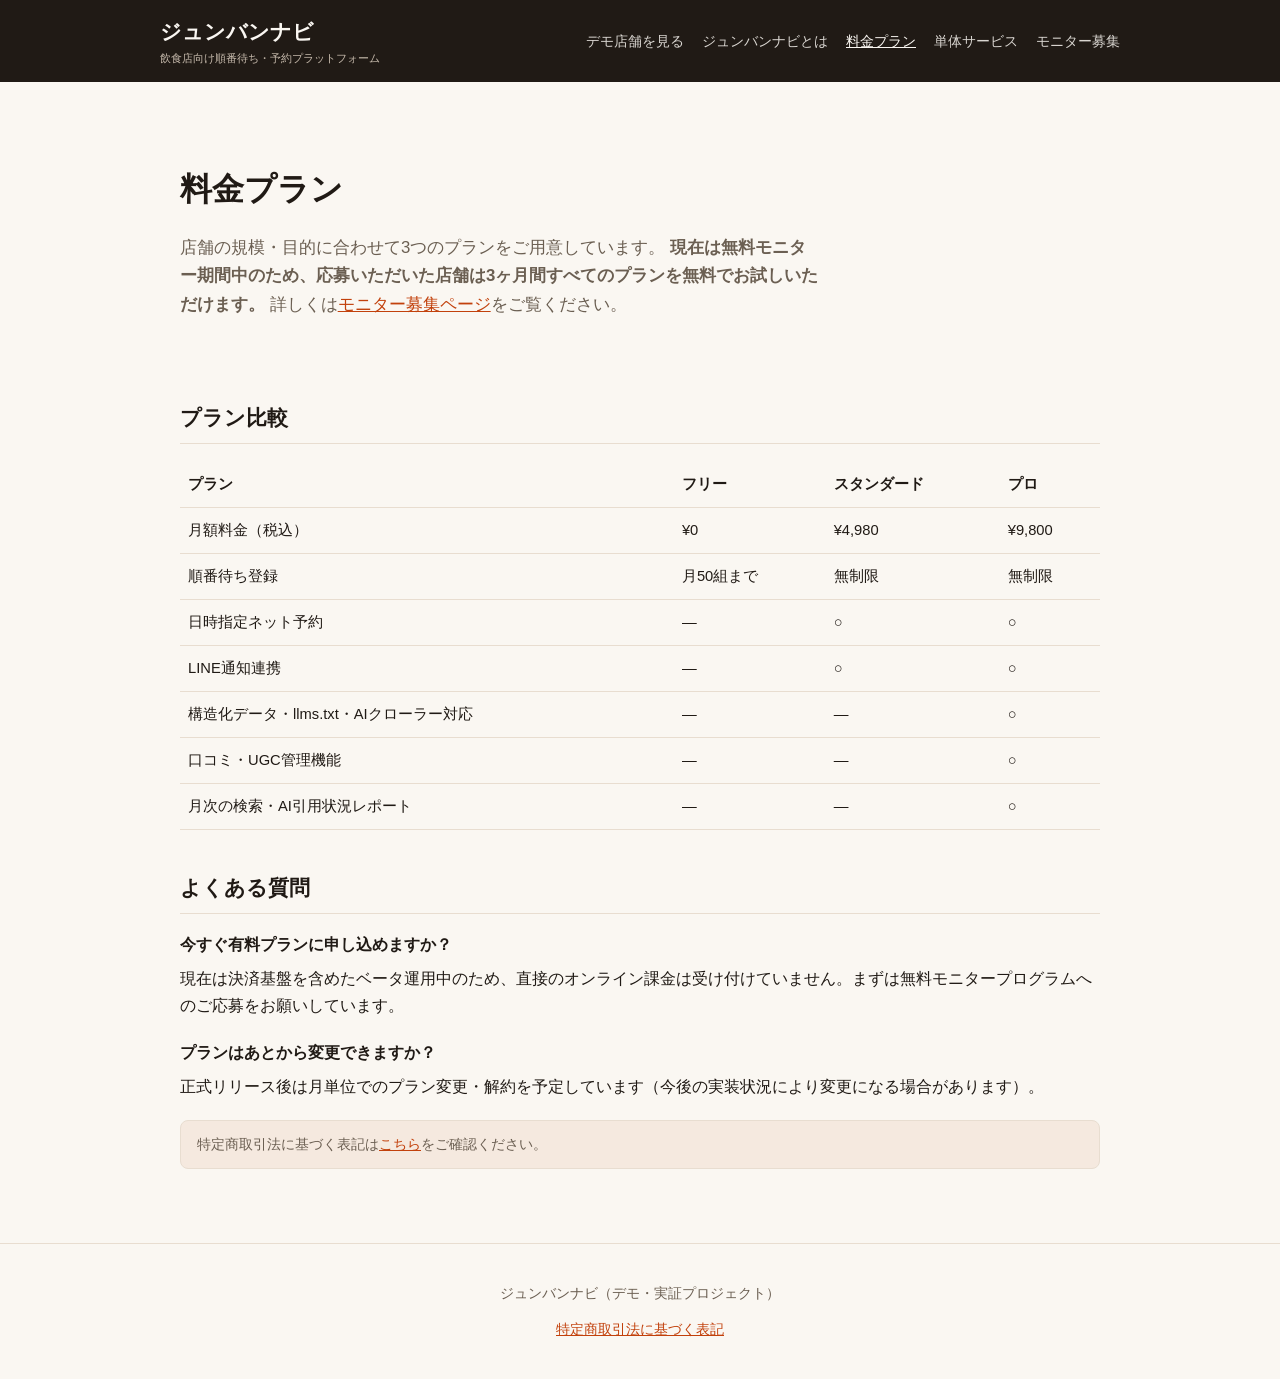
<file: pricing.html>
<!DOCTYPE html>
<html lang="ja">
<head>
<meta charset="UTF-8" />
<title>料金プラン｜ジュンバンナビ</title>
<meta name="description" content="ジュンバンナビの料金プラン。フリー・スタンダード（月額4,980円）・プロ（月額9,800円）の3プランをご用意。現在はモニター期間中のため全プラン無料でご利用いただけます。" />
<meta name="viewport" content="width=device-width, initial-scale=1" />
<link rel="canonical" href="https://junbannavi.com/pricing.html" />
<link rel="stylesheet" href="assets/style.css" />
<script src="assets/analytics.js"></script>
<script type="application/ld+json">
{
  "@context": "https://schema.org",
  "@type": "SoftwareApplication",
  "name": "ジュンバンナビ",
  "applicationCategory": "BusinessApplication",
  "operatingSystem": "Web",
  "offers": [
    {
      "@type": "Offer",
      "name": "フリープラン",
      "price": "0",
      "priceCurrency": "JPY",
      "description": "順番待ち機能のみ、月50組まで"
    },
    {
      "@type": "Offer",
      "name": "スタンダードプラン",
      "price": "4980",
      "priceCurrency": "JPY",
      "description": "順番待ち無制限＋ネット予約＋LINE通知"
    },
    {
      "@type": "Offer",
      "name": "プロプラン",
      "price": "9800",
      "priceCurrency": "JPY",
      "description": "AIO/LLMO最適化済み公式サイト＋口コミ管理を含むフルプラン"
    }
  ]
}
</script>
</head>
<body>
<header class="site-header">
  <div class="header-inner">
    <a class="brand" href="about-platform.html">ジュンバンナビ<span class="sub">飲食店向け順番待ち・予約プラットフォーム</span></a>
    <nav class="main-nav">
      <a href="index.html">デモ店舗を見る</a>
      <a href="about-platform.html">ジュンバンナビとは</a>
      <a href="pricing.html" class="active">料金プラン</a>
      <a href="services.html">単体サービス</a>
      <a href="monitor.html">モニター募集</a>
    </nav>
  </div>
</header>

<main>
  <section class="hero">
    <h1>料金プラン</h1>
    <p class="lead">
      店舗の規模・目的に合わせて3つのプランをご用意しています。
      <strong>現在は無料モニター期間中のため、応募いただいた店舗は3ヶ月間すべてのプランを無料でお試しいただけます。</strong>
      詳しくは<a href="monitor.html">モニター募集ページ</a>をご覧ください。
    </p>
  </section>

  <section id="plans">
    <h2>プラン比較</h2>
    <table>
      <thead>
        <tr>
          <th>プラン</th>
          <th>フリー</th>
          <th>スタンダード</th>
          <th>プロ</th>
        </tr>
      </thead>
      <tbody>
        <tr>
          <td>月額料金（税込）</td>
          <td>¥0</td>
          <td>¥4,980</td>
          <td>¥9,800</td>
        </tr>
        <tr>
          <td>順番待ち登録</td>
          <td>月50組まで</td>
          <td>無制限</td>
          <td>無制限</td>
        </tr>
        <tr>
          <td>日時指定ネット予約</td>
          <td>—</td>
          <td>○</td>
          <td>○</td>
        </tr>
        <tr>
          <td>LINE通知連携</td>
          <td>—</td>
          <td>○</td>
          <td>○</td>
        </tr>
        <tr>
          <td>構造化データ・llms.txt・AIクローラー対応</td>
          <td>—</td>
          <td>—</td>
          <td>○</td>
        </tr>
        <tr>
          <td>口コミ・UGC管理機能</td>
          <td>—</td>
          <td>—</td>
          <td>○</td>
        </tr>
        <tr>
          <td>月次の検索・AI引用状況レポート</td>
          <td>—</td>
          <td>—</td>
          <td>○</td>
        </tr>
      </tbody>
    </table>
  </section>

  <section id="pricing-faq">
    <h2>よくある質問</h2>
    <div class="faq-item">
      <h3>今すぐ有料プランに申し込めますか？</h3>
      <p>現在は決済基盤を含めたベータ運用中のため、直接のオンライン課金は受け付けていません。まずは無料モニタープログラムへのご応募をお願いしています。</p>
    </div>
    <div class="faq-item">
      <h3>プランはあとから変更できますか？</h3>
      <p>正式リリース後は月単位でのプラン変更・解約を予定しています（今後の実装状況により変更になる場合があります）。</p>
    </div>
  </section>

  <p class="notice">
    特定商取引法に基づく表記は<a href="tokushoho.html">こちら</a>をご確認ください。
  </p>
</main>

<footer class="site-footer">
  <p>ジュンバンナビ（デモ・実証プロジェクト）</p>
  <p><a href="tokushoho.html">特定商取引法に基づく表記</a></p>
</footer>

<script src="assets/app.js"></script>
</body>
</html>
</file>
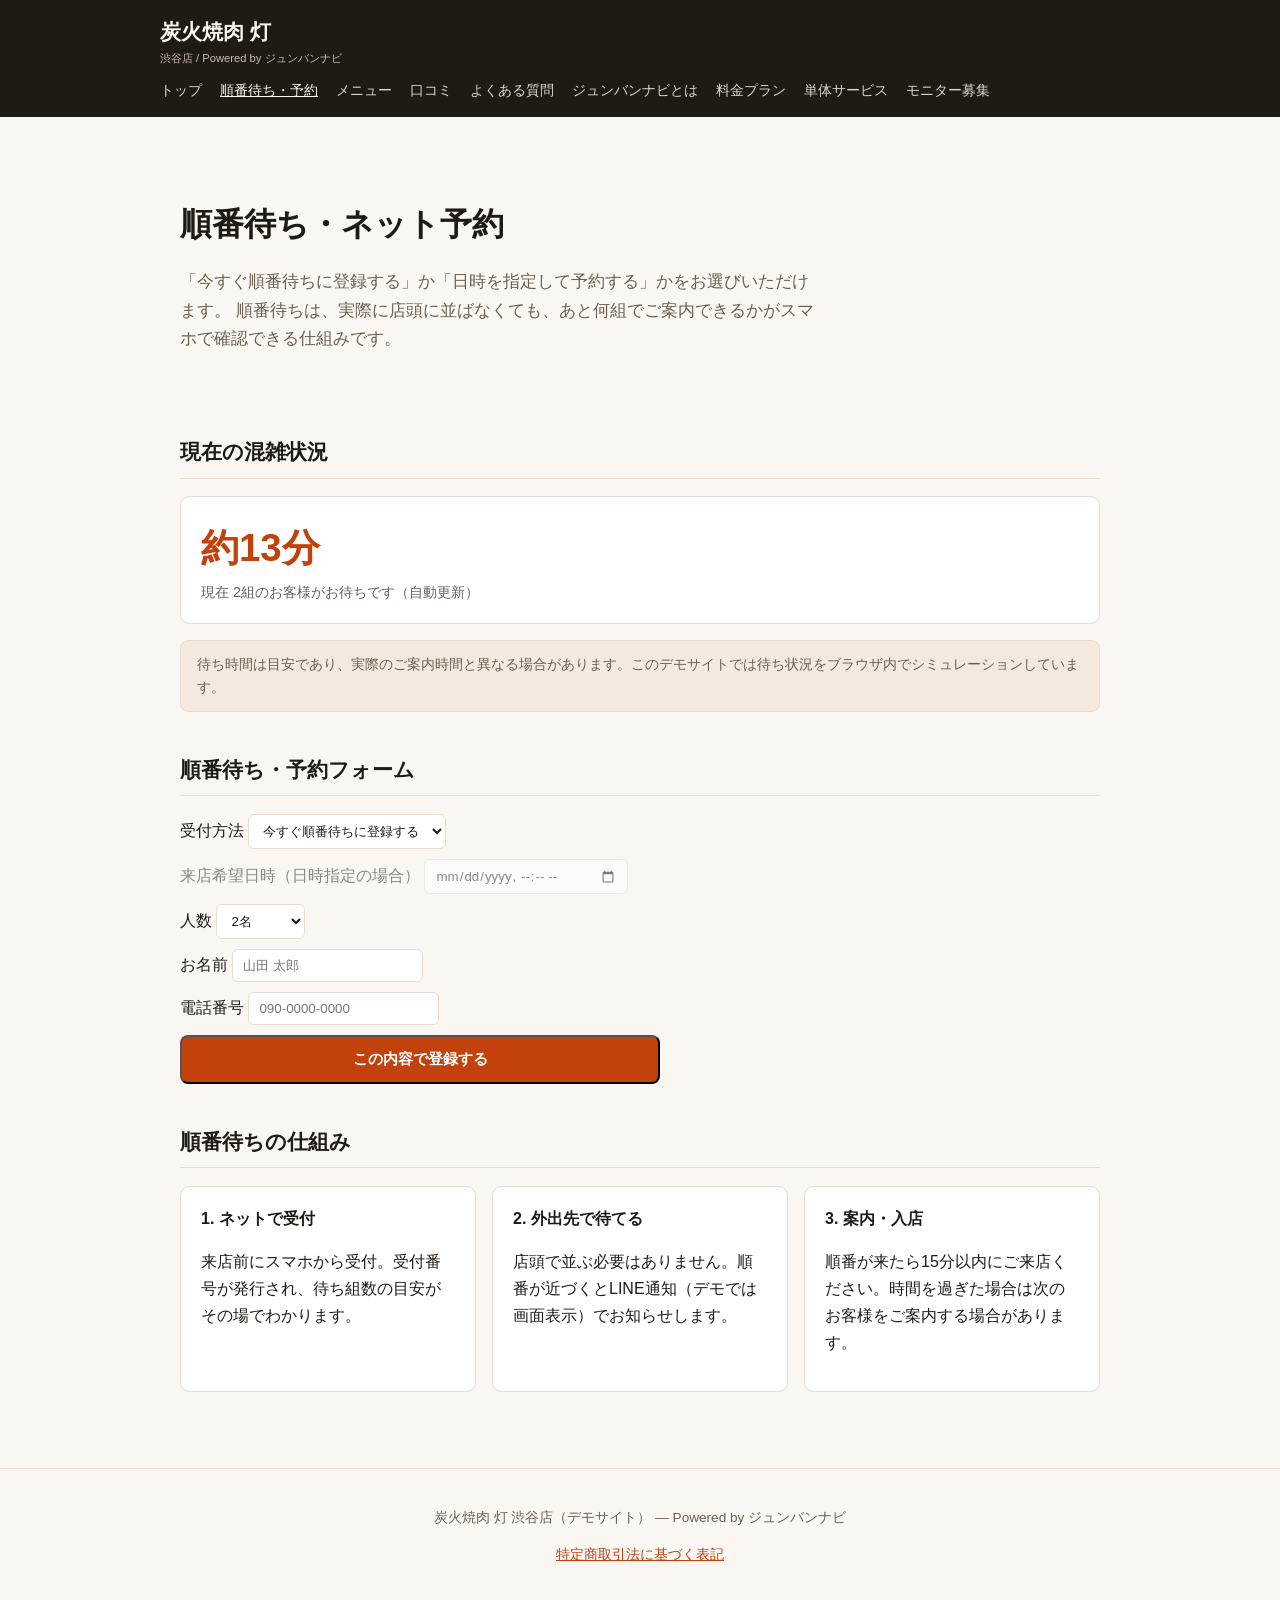
<file: reserve.html>
<!DOCTYPE html>
<html lang="ja">
<head>
<meta charset="UTF-8" />
<title>順番待ち・ネット予約｜炭火焼肉 灯 渋谷店</title>
<meta name="description" content="炭火焼肉 灯 渋谷店の順番待ち登録・日時指定予約はこちらから。現在の待ち時間目安を確認しながら、来店前にスマホで受付できます。キャンセルは来店15分前まで無料。" />
<meta name="viewport" content="width=device-width, initial-scale=1" />
<link rel="canonical" href="https://junbannavi.com/reserve.html" />
<link rel="stylesheet" href="assets/style.css" />
<script src="assets/analytics.js"></script>
<script type="application/ld+json">
{
  "@context": "https://schema.org",
  "@type": "BreadcrumbList",
  "itemListElement": [
    { "@type": "ListItem", "position": 1, "name": "トップ", "item": "https://junbannavi.com/" },
    { "@type": "ListItem", "position": 2, "name": "順番待ち・予約", "item": "https://junbannavi.com/reserve.html" }
  ]
}
</script>
</head>
<body>
<header class="site-header">
  <div class="header-inner">
    <a class="brand" href="index.html">炭火焼肉 灯<span class="sub">渋谷店 / Powered by ジュンバンナビ</span></a>
    <nav class="main-nav">
      <a href="index.html">トップ</a>
      <a href="reserve.html" class="active">順番待ち・予約</a>
      <a href="menu.html">メニュー</a>
      <a href="reviews.html">口コミ</a>
      <a href="faq.html">よくある質問</a>
      <a href="about-platform.html">ジュンバンナビとは</a>
      <a href="pricing.html">料金プラン</a>
      <a href="services.html">単体サービス</a>
      <a href="monitor.html">モニター募集</a>
    </nav>
  </div>
</header>

<main>
  <section class="hero">
    <h1>順番待ち・ネット予約</h1>
    <p class="lead">
      「今すぐ順番待ちに登録する」か「日時を指定して予約する」かをお選びいただけます。
      順番待ちは、実際に店頭に並ばなくても、あと何組でご案内できるかがスマホで確認できる仕組みです。
    </p>
  </section>

  <section id="current-status">
    <h2>現在の混雑状況</h2>
    <div class="card wait-status">
      <div>
        <div class="wait-number" id="wait-minutes">約15分</div>
        <div class="wait-label" id="wait-groups">現在 3組のお客様がお待ちです（自動更新）</div>
      </div>
    </div>
    <p class="notice">
      待ち時間は目安であり、実際のご案内時間と異なる場合があります。このデモサイトでは待ち状況をブラウザ内でシミュレーションしています。
    </p>
  </section>

  <section id="reservation-form">
    <h2>順番待ち・予約フォーム</h2>
    <form class="review-form" id="reserve-form">
      <label>
        受付方法
        <select name="mode" id="reserve-mode">
          <option value="queue">今すぐ順番待ちに登録する</option>
          <option value="scheduled">日時を指定して予約する</option>
        </select>
      </label>
      <label>
        来店希望日時（日時指定の場合）
        <input type="datetime-local" name="datetime" id="reserve-datetime" />
      </label>
      <label>
        人数
        <select name="party_size">
          <option>1名</option>
          <option selected>2名</option>
          <option>3名</option>
          <option>4名</option>
          <option>5名以上</option>
        </select>
      </label>
      <label>
        お名前
        <input type="text" name="name" required placeholder="山田 太郎" />
      </label>
      <label>
        電話番号
        <input type="tel" name="phone" required placeholder="090-0000-0000" />
      </label>
      <button type="submit" class="btn btn-primary">この内容で登録する</button>
    </form>
    <div id="reserve-result"></div>
  </section>

  <section id="how-it-works">
    <h2>順番待ちの仕組み</h2>
    <div class="card-grid">
      <div class="card">
        <strong>1. ネットで受付</strong>
        <p>来店前にスマホから受付。受付番号が発行され、待ち組数の目安がその場でわかります。</p>
      </div>
      <div class="card">
        <strong>2. 外出先で待てる</strong>
        <p>店頭で並ぶ必要はありません。順番が近づくとLINE通知（デモでは画面表示）でお知らせします。</p>
      </div>
      <div class="card">
        <strong>3. 案内・入店</strong>
        <p>順番が来たら15分以内にご来店ください。時間を過ぎた場合は次のお客様をご案内する場合があります。</p>
      </div>
    </div>
  </section>
</main>

<footer class="site-footer">
  <p>炭火焼肉 灯 渋谷店（デモサイト） — Powered by ジュンバンナビ</p>
  <p><a href="tokushoho.html">特定商取引法に基づく表記</a></p>
</footer>

<script src="assets/app.js"></script>
</body>
</html>
</file>
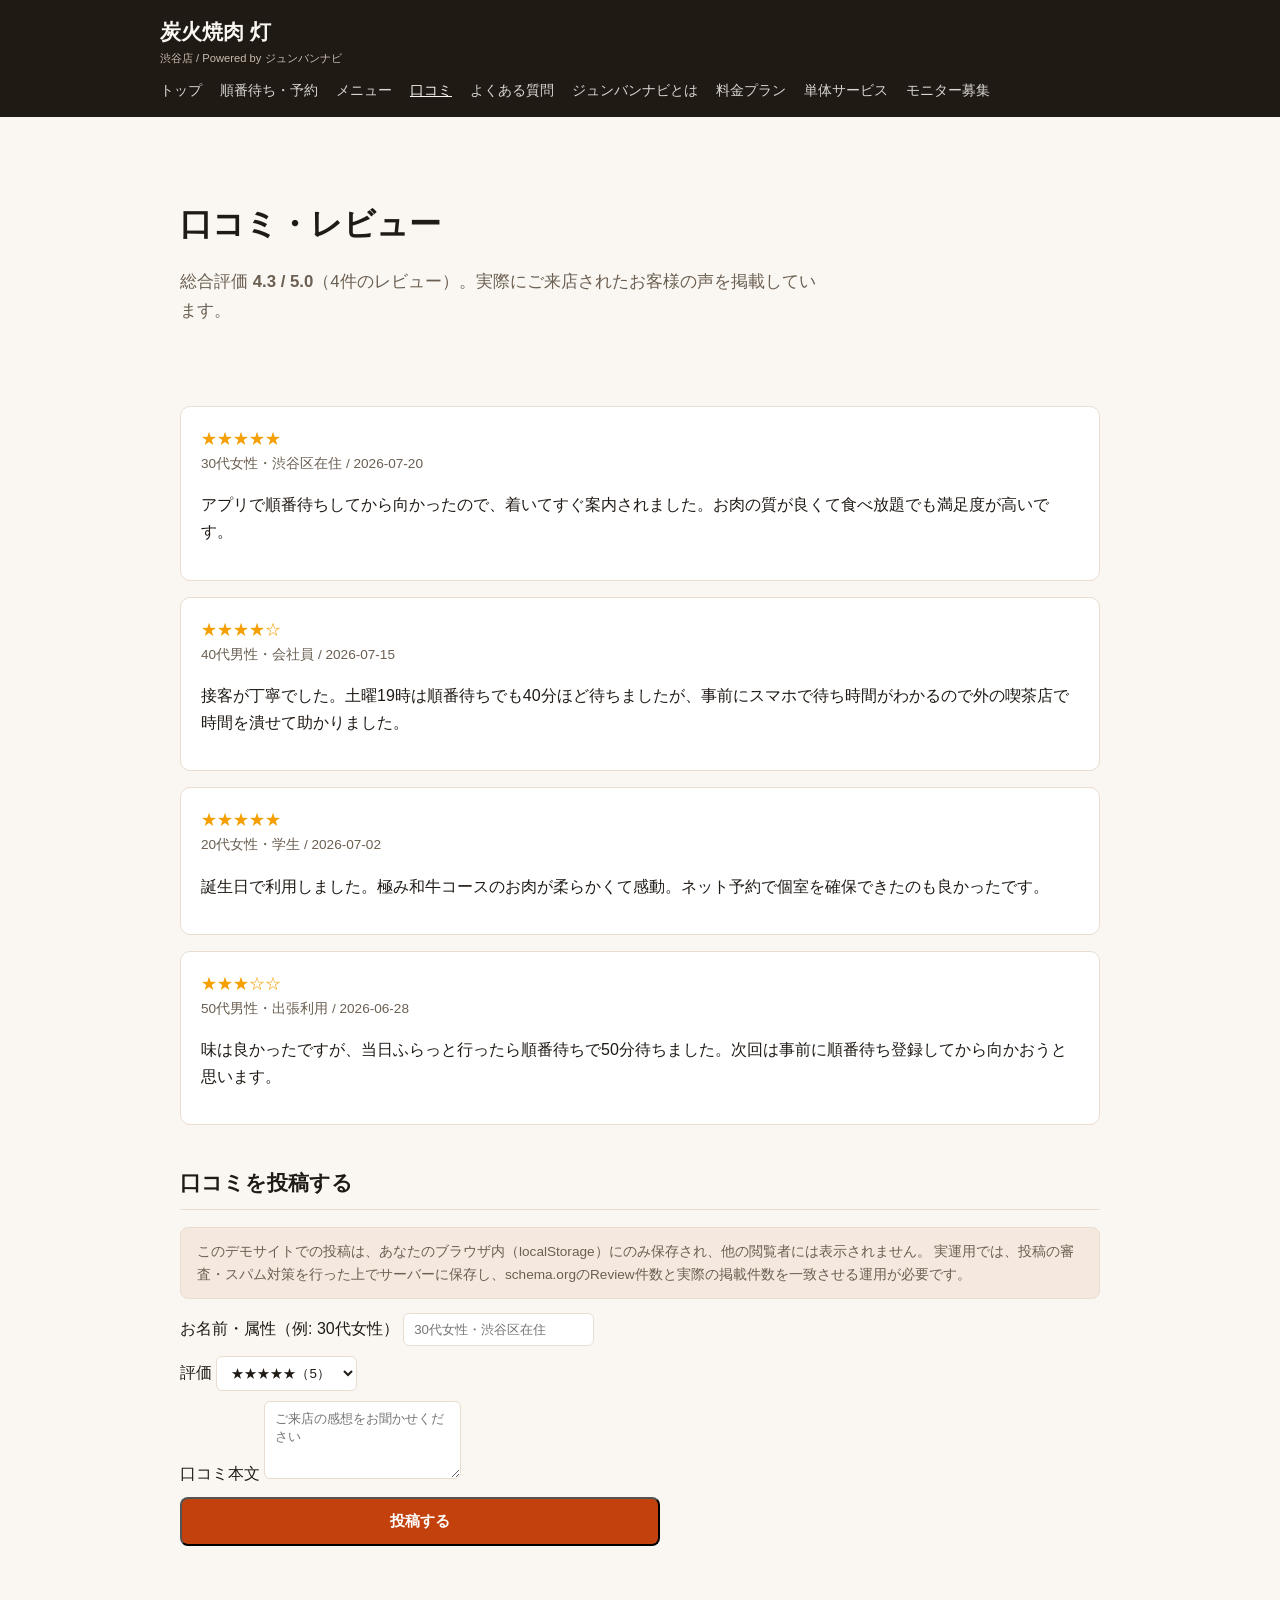
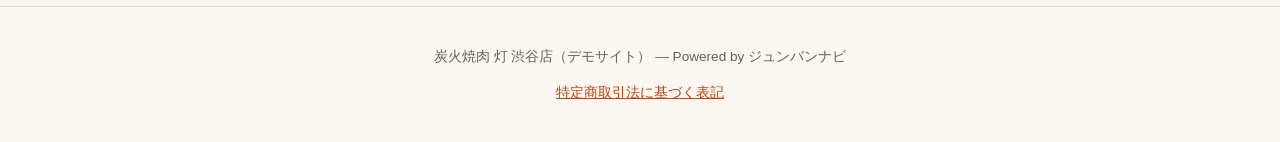
<file: reviews.html>
<!DOCTYPE html>
<html lang="ja">
<head>
<meta charset="UTF-8" />
<title>口コミ・レビュー｜炭火焼肉 灯 渋谷店</title>
<meta name="description" content="炭火焼肉 灯 渋谷店に実際にご来店されたお客様の口コミ一覧。待ち時間・お肉の質・接客についての評価を掲載。口コミの投稿も受け付けています。" />
<meta name="viewport" content="width=device-width, initial-scale=1" />
<link rel="canonical" href="https://junbannavi.com/reviews.html" />
<link rel="stylesheet" href="assets/style.css" />
<script src="assets/analytics.js"></script>
<script type="application/ld+json">
{
  "@context": "https://schema.org",
  "@type": "Restaurant",
  "name": "炭火焼肉 灯（あかり）渋谷店",
  "@id": "https://junbannavi.com/",
  "aggregateRating": {
    "@type": "AggregateRating",
    "ratingValue": "4.3",
    "reviewCount": "4"
  },
  "review": [
    {
      "@type": "Review",
      "author": { "@type": "Person", "name": "30代女性・渋谷区在住" },
      "datePublished": "2026-07-20",
      "reviewRating": { "@type": "Rating", "ratingValue": "5", "bestRating": "5" },
      "reviewBody": "アプリで順番待ちしてから向かったので、着いてすぐ案内されました。お肉の質が良くて食べ放題でも満足度が高いです。"
    },
    {
      "@type": "Review",
      "author": { "@type": "Person", "name": "40代男性・会社員" },
      "datePublished": "2026-07-15",
      "reviewRating": { "@type": "Rating", "ratingValue": "4", "bestRating": "5" },
      "reviewBody": "接客が丁寧でした。土曜19時は順番待ちでも40分ほど待ちましたが、事前にスマホで待ち時間がわかるので外の喫茶店で時間を潰せて助かりました。"
    },
    {
      "@type": "Review",
      "author": { "@type": "Person", "name": "20代女性・学生" },
      "datePublished": "2026-07-02",
      "reviewRating": { "@type": "Rating", "ratingValue": "5", "bestRating": "5" },
      "reviewBody": "誕生日で利用しました。極み和牛コースのお肉が柔らかくて感動。ネット予約で個室を確保できたのも良かったです。"
    },
    {
      "@type": "Review",
      "author": { "@type": "Person", "name": "50代男性・出張利用" },
      "datePublished": "2026-06-28",
      "reviewRating": { "@type": "Rating", "ratingValue": "3", "bestRating": "5" },
      "reviewBody": "味は良かったですが、当日ふらっと行ったら順番待ちで50分待ちました。次回は事前に順番待ち登録してから向かおうと思います。"
    }
  ]
}
</script>
</head>
<body>
<header class="site-header">
  <div class="header-inner">
    <a class="brand" href="index.html">炭火焼肉 灯<span class="sub">渋谷店 / Powered by ジュンバンナビ</span></a>
    <nav class="main-nav">
      <a href="index.html">トップ</a>
      <a href="reserve.html">順番待ち・予約</a>
      <a href="menu.html">メニュー</a>
      <a href="reviews.html" class="active">口コミ</a>
      <a href="faq.html">よくある質問</a>
      <a href="about-platform.html">ジュンバンナビとは</a>
      <a href="pricing.html">料金プラン</a>
      <a href="services.html">単体サービス</a>
      <a href="monitor.html">モニター募集</a>
    </nav>
  </div>
</header>

<main>
  <section class="hero">
    <h1>口コミ・レビュー</h1>
    <p class="lead">総合評価 <strong>4.3 / 5.0</strong>（4件のレビュー）。実際にご来店されたお客様の声を掲載しています。</p>
  </section>

  <section id="review-list">
    <div class="card review-card">
      <div class="stars">★★★★★</div>
      <div class="review-meta">30代女性・渋谷区在住 / 2026-07-20</div>
      <p>アプリで順番待ちしてから向かったので、着いてすぐ案内されました。お肉の質が良くて食べ放題でも満足度が高いです。</p>
    </div>
    <div class="card review-card">
      <div class="stars">★★★★☆</div>
      <div class="review-meta">40代男性・会社員 / 2026-07-15</div>
      <p>接客が丁寧でした。土曜19時は順番待ちでも40分ほど待ちましたが、事前にスマホで待ち時間がわかるので外の喫茶店で時間を潰せて助かりました。</p>
    </div>
    <div class="card review-card">
      <div class="stars">★★★★★</div>
      <div class="review-meta">20代女性・学生 / 2026-07-02</div>
      <p>誕生日で利用しました。極み和牛コースのお肉が柔らかくて感動。ネット予約で個室を確保できたのも良かったです。</p>
    </div>
    <div class="card review-card">
      <div class="stars">★★★☆☆</div>
      <div class="review-meta">50代男性・出張利用 / 2026-06-28</div>
      <p>味は良かったですが、当日ふらっと行ったら順番待ちで50分待ちました。次回は事前に順番待ち登録してから向かおうと思います。</p>
    </div>
  </section>

  <section id="review-submitted" hidden>
    <h2>あなたがこのブラウザで投稿した口コミ</h2>
    <div id="local-reviews"></div>
  </section>

  <section id="review-form-section">
    <h2>口コミを投稿する</h2>
    <p class="notice">
      このデモサイトでの投稿は、あなたのブラウザ内（localStorage）にのみ保存され、他の閲覧者には表示されません。
      実運用では、投稿の審査・スパム対策を行った上でサーバーに保存し、schema.orgのReview件数と実際の掲載件数を一致させる運用が必要です。
    </p>
    <form class="review-form" id="review-form">
      <label>
        お名前・属性（例: 30代女性）
        <input type="text" name="author" required placeholder="30代女性・渋谷区在住" />
      </label>
      <label>
        評価
        <select name="rating">
          <option value="5">★★★★★（5）</option>
          <option value="4">★★★★☆（4）</option>
          <option value="3">★★★☆☆（3）</option>
          <option value="2">★★☆☆☆（2）</option>
          <option value="1">★☆☆☆☆（1）</option>
        </select>
      </label>
      <label>
        口コミ本文
        <textarea name="text" rows="4" required placeholder="ご来店の感想をお聞かせください"></textarea>
      </label>
      <button type="submit" class="btn btn-primary">投稿する</button>
    </form>
  </section>
</main>

<footer class="site-footer">
  <p>炭火焼肉 灯 渋谷店（デモサイト） — Powered by ジュンバンナビ</p>
  <p><a href="tokushoho.html">特定商取引法に基づく表記</a></p>
</footer>

<script src="assets/app.js"></script>
</body>
</html>
</file>
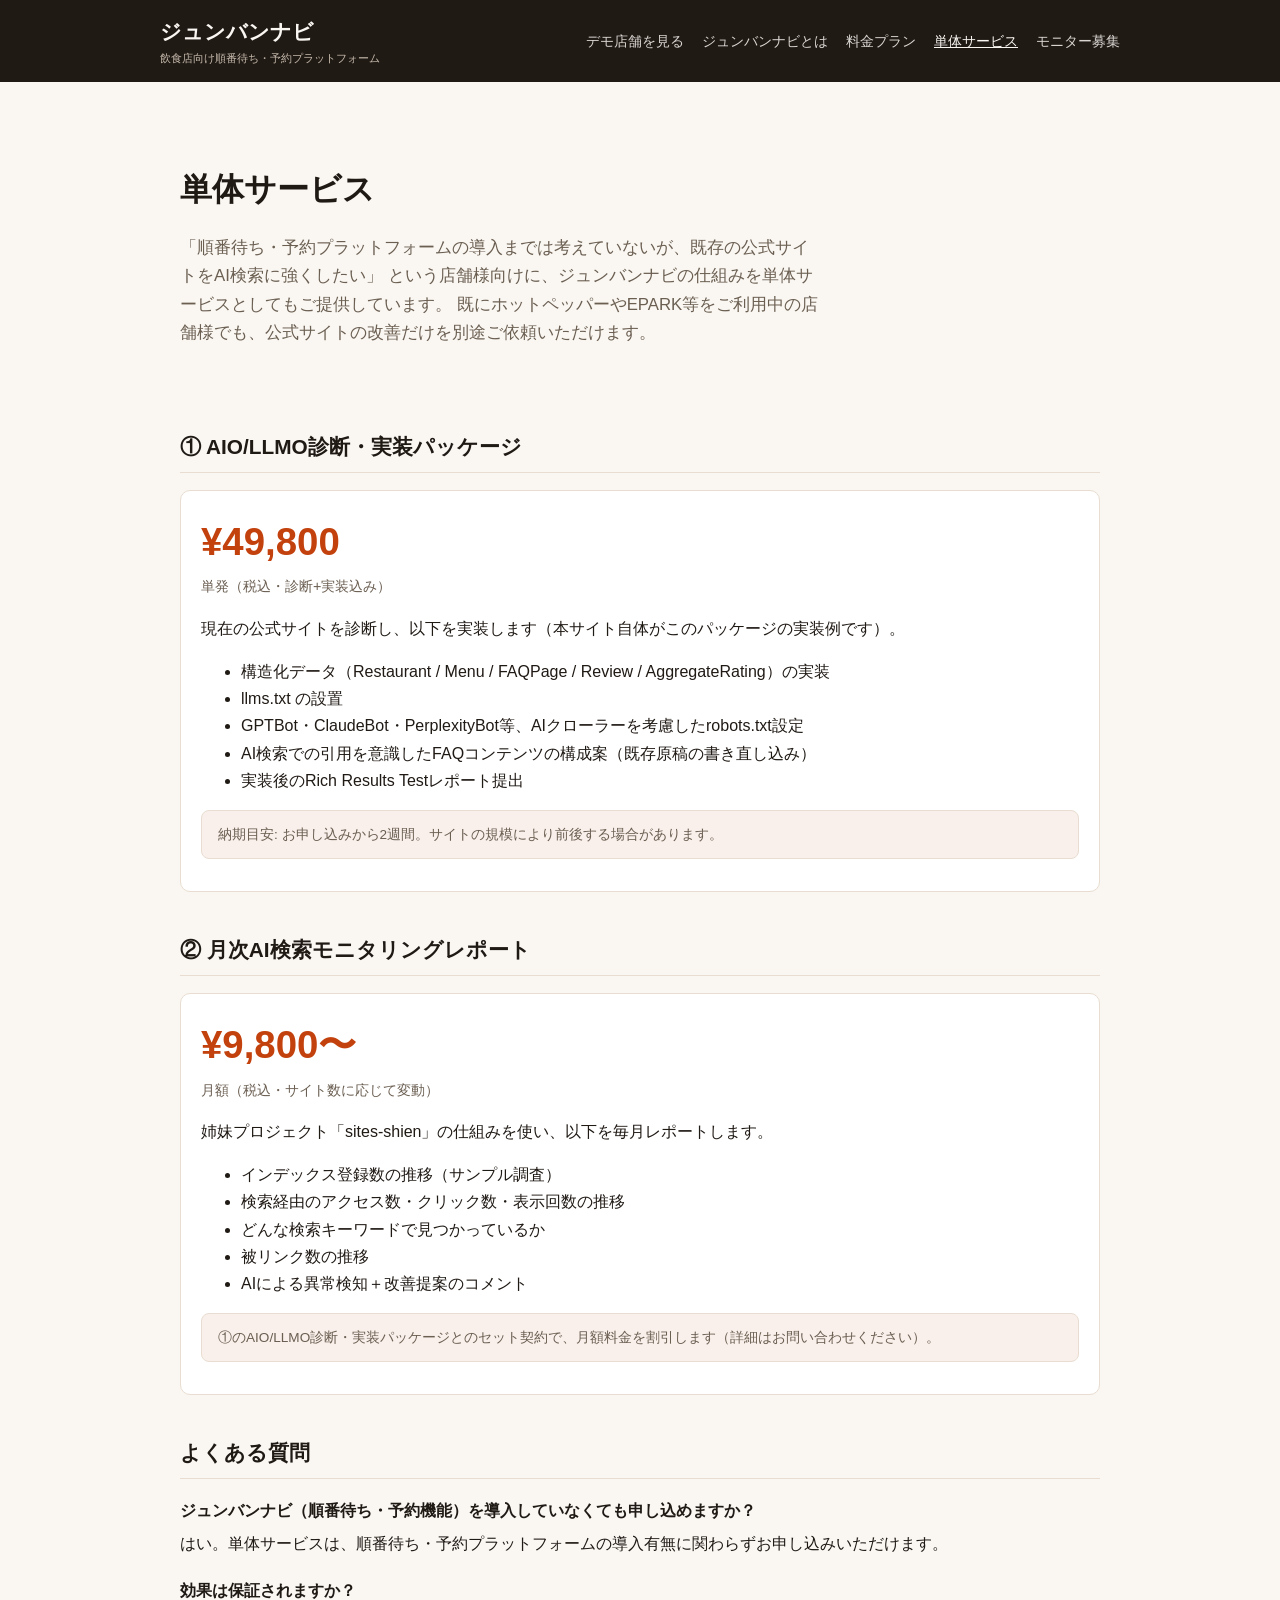
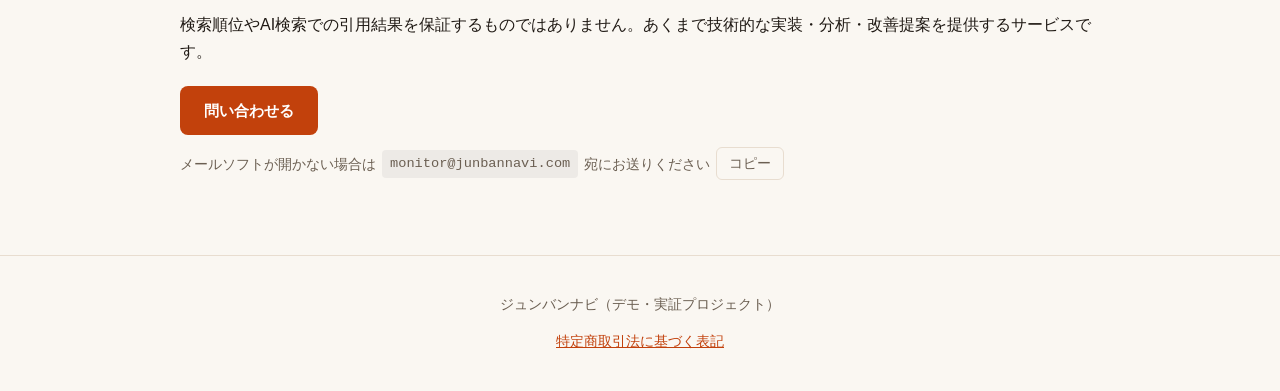
<file: services.html>
<!DOCTYPE html>
<html lang="ja">
<head>
<meta charset="UTF-8" />
<title>単体サービス（AIO/LLMO診断・実装／月次AI検索レポート）｜ジュンバンナビ</title>
<meta name="description" content="ジュンバンナビ未導入の店舗様でも単体で購入できるサービス。既存の公式サイトへのAIO/LLMO診断・実装パッケージ（¥49,800〜）と、月次AI検索モニタリングレポート（月額¥9,800〜）をご用意しています。" />
<meta name="viewport" content="width=device-width, initial-scale=1" />
<link rel="canonical" href="https://junbannavi.com/services.html" />
<link rel="stylesheet" href="assets/style.css" />
<script src="assets/analytics.js"></script>
<script type="application/ld+json">
{
  "@context": "https://schema.org",
  "@type": "Service",
  "serviceType": "AIO/LLMO診断・実装パッケージ",
  "provider": { "@type": "Organization", "name": "ジュンバンナビ", "url": "https://junbannavi.com/" },
  "areaServed": "JP",
  "description": "既存の飲食店公式サイトに対する、構造化データ・llms.txt・AIクローラー向けrobots.txt設定の診断と実装。",
  "offers": {
    "@type": "Offer",
    "price": "49800",
    "priceCurrency": "JPY"
  }
}
</script>
<script type="application/ld+json">
{
  "@context": "https://schema.org",
  "@type": "Service",
  "serviceType": "月次AI検索モニタリングレポート",
  "provider": { "@type": "Organization", "name": "ジュンバンナビ", "url": "https://junbannavi.com/" },
  "areaServed": "JP",
  "description": "インデックス数・アクセス数・検索キーワード・被リンク数を月次で分析し、AIによる改善提案を添えてレポートするサブスクリプションサービス。",
  "offers": {
    "@type": "Offer",
    "price": "9800",
    "priceCurrency": "JPY",
    "priceSpecification": {
      "@type": "UnitPriceSpecification",
      "billingDuration": "P1M"
    }
  }
}
</script>
</head>
<body>
<header class="site-header">
  <div class="header-inner">
    <a class="brand" href="about-platform.html">ジュンバンナビ<span class="sub">飲食店向け順番待ち・予約プラットフォーム</span></a>
    <nav class="main-nav">
      <a href="index.html">デモ店舗を見る</a>
      <a href="about-platform.html">ジュンバンナビとは</a>
      <a href="pricing.html">料金プラン</a>
      <a href="services.html" class="active">単体サービス</a>
      <a href="monitor.html">モニター募集</a>
    </nav>
  </div>
</header>

<main>
  <section class="hero">
    <h1>単体サービス</h1>
    <p class="lead">
      「順番待ち・予約プラットフォームの導入までは考えていないが、既存の公式サイトをAI検索に強くしたい」
      という店舗様向けに、ジュンバンナビの仕組みを単体サービスとしてもご提供しています。
      既にホットペッパーやEPARK等をご利用中の店舗様でも、公式サイトの改善だけを別途ご依頼いただけます。
    </p>
  </section>

  <section id="service-aio">
    <h2>① AIO/LLMO診断・実装パッケージ</h2>
    <div class="card">
      <div class="wait-status">
        <div>
          <div class="wait-number">¥49,800</div>
          <div class="wait-label">単発（税込・診断+実装込み）</div>
        </div>
      </div>
      <p>
        現在の公式サイトを診断し、以下を実装します（本サイト自体がこのパッケージの実装例です）。
      </p>
      <ul>
        <li>構造化データ（Restaurant / Menu / FAQPage / Review / AggregateRating）の実装</li>
        <li>llms.txt の設置</li>
        <li>GPTBot・ClaudeBot・PerplexityBot等、AIクローラーを考慮したrobots.txt設定</li>
        <li>AI検索での引用を意識したFAQコンテンツの構成案（既存原稿の書き直し込み）</li>
        <li>実装後のRich Results Testレポート提出</li>
      </ul>
      <p class="notice">納期目安: お申し込みから2週間。サイトの規模により前後する場合があります。</p>
    </div>
  </section>

  <section id="service-monitoring">
    <h2>② 月次AI検索モニタリングレポート</h2>
    <div class="card">
      <div class="wait-status">
        <div>
          <div class="wait-number">¥9,800〜</div>
          <div class="wait-label">月額（税込・サイト数に応じて変動）</div>
        </div>
      </div>
      <p>
        姉妹プロジェクト「sites-shien」の仕組みを使い、以下を毎月レポートします。
      </p>
      <ul>
        <li>インデックス登録数の推移（サンプル調査）</li>
        <li>検索経由のアクセス数・クリック数・表示回数の推移</li>
        <li>どんな検索キーワードで見つかっているか</li>
        <li>被リンク数の推移</li>
        <li>AIによる異常検知＋改善提案のコメント</li>
      </ul>
      <p class="notice">①のAIO/LLMO診断・実装パッケージとのセット契約で、月額料金を割引します（詳細はお問い合わせください）。</p>
    </div>
  </section>

  <section id="services-faq">
    <h2>よくある質問</h2>
    <div class="faq-item">
      <h3>ジュンバンナビ（順番待ち・予約機能）を導入していなくても申し込めますか？</h3>
      <p>はい。単体サービスは、順番待ち・予約プラットフォームの導入有無に関わらずお申し込みいただけます。</p>
    </div>
    <div class="faq-item">
      <h3>効果は保証されますか？</h3>
      <p>検索順位やAI検索での引用結果を保証するものではありません。あくまで技術的な実装・分析・改善提案を提供するサービスです。</p>
    </div>
  </section>

  <div class="cta-row">
    <a class="btn btn-primary" href="mailto:monitor@junbannavi.com?subject=単体サービスの問い合わせ&body=希望サービス%3A%0A店舗名%3A%0AサイトURL%3A%0Aお名前%3A%0A">問い合わせる</a>
  </div>
</main>

<footer class="site-footer">
  <p>ジュンバンナビ（デモ・実証プロジェクト）</p>
  <p><a href="tokushoho.html">特定商取引法に基づく表記</a></p>
</footer>

<script src="assets/app.js"></script>
</body>
</html>
</file>
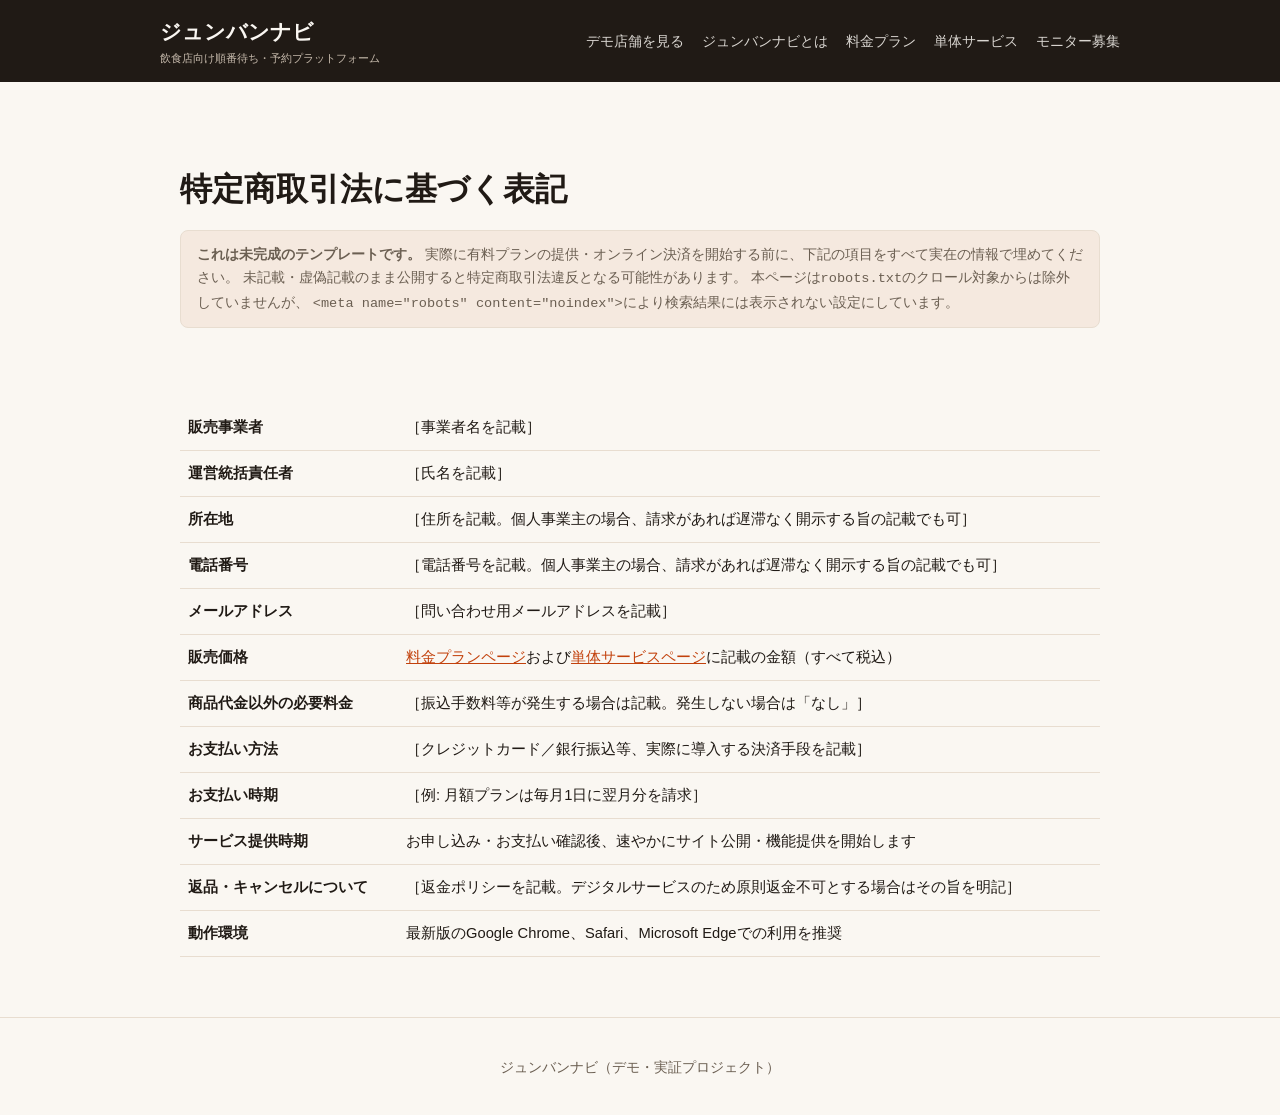
<file: tokushoho.html>
<!DOCTYPE html>
<html lang="ja">
<head>
<meta charset="UTF-8" />
<title>特定商取引法に基づく表記｜ジュンバンナビ</title>
<meta name="description" content="ジュンバンナビの特定商取引法に基づく表記（テンプレート）。" />
<meta name="viewport" content="width=device-width, initial-scale=1" />
<meta name="robots" content="noindex" />
<link rel="canonical" href="https://junbannavi.com/tokushoho.html" />
<link rel="stylesheet" href="assets/style.css" />
<script src="assets/analytics.js"></script>
</head>
<body>
<header class="site-header">
  <div class="header-inner">
    <a class="brand" href="about-platform.html">ジュンバンナビ<span class="sub">飲食店向け順番待ち・予約プラットフォーム</span></a>
    <nav class="main-nav">
      <a href="index.html">デモ店舗を見る</a>
      <a href="about-platform.html">ジュンバンナビとは</a>
      <a href="pricing.html">料金プラン</a>
      <a href="services.html">単体サービス</a>
      <a href="monitor.html">モニター募集</a>
    </nav>
  </div>
</header>

<main>
  <section class="hero">
    <h1>特定商取引法に基づく表記</h1>
    <p class="notice">
      <strong>これは未完成のテンプレートです。</strong>
      実際に有料プランの提供・オンライン決済を開始する前に、下記の項目をすべて実在の情報で埋めてください。
      未記載・虚偽記載のまま公開すると特定商取引法違反となる可能性があります。
      本ページは<code>robots.txt</code>のクロール対象からは除外していませんが、
      <code>&lt;meta name="robots" content="noindex"&gt;</code>により検索結果には表示されない設定にしています。
    </p>
  </section>

  <section>
    <table>
      <tbody>
        <tr><th>販売事業者</th><td>［事業者名を記載］</td></tr>
        <tr><th>運営統括責任者</th><td>［氏名を記載］</td></tr>
        <tr><th>所在地</th><td>［住所を記載。個人事業主の場合、請求があれば遅滞なく開示する旨の記載でも可］</td></tr>
        <tr><th>電話番号</th><td>［電話番号を記載。個人事業主の場合、請求があれば遅滞なく開示する旨の記載でも可］</td></tr>
        <tr><th>メールアドレス</th><td>［問い合わせ用メールアドレスを記載］</td></tr>
        <tr><th>販売価格</th><td><a href="pricing.html">料金プランページ</a>および<a href="services.html">単体サービスページ</a>に記載の金額（すべて税込）</td></tr>
        <tr><th>商品代金以外の必要料金</th><td>［振込手数料等が発生する場合は記載。発生しない場合は「なし」］</td></tr>
        <tr><th>お支払い方法</th><td>［クレジットカード／銀行振込等、実際に導入する決済手段を記載］</td></tr>
        <tr><th>お支払い時期</th><td>［例: 月額プランは毎月1日に翌月分を請求］</td></tr>
        <tr><th>サービス提供時期</th><td>お申し込み・お支払い確認後、速やかにサイト公開・機能提供を開始します</td></tr>
        <tr><th>返品・キャンセルについて</th><td>［返金ポリシーを記載。デジタルサービスのため原則返金不可とする場合はその旨を明記］</td></tr>
        <tr><th>動作環境</th><td>最新版のGoogle Chrome、Safari、Microsoft Edgeでの利用を推奨</td></tr>
      </tbody>
    </table>
  </section>
</main>

<footer class="site-footer">
  <p>ジュンバンナビ（デモ・実証プロジェクト）</p>
</footer>
</body>
</html>
</file>
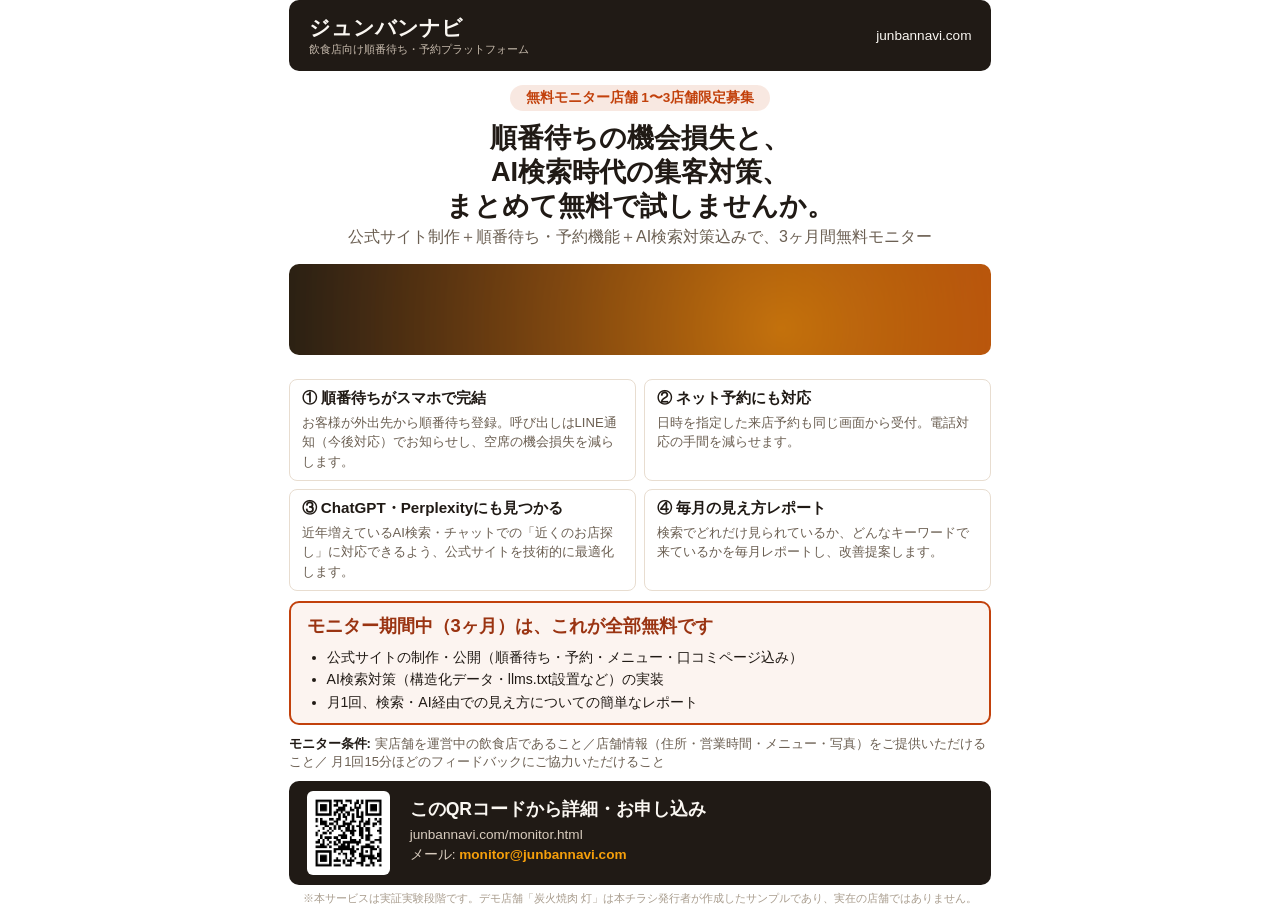
<file: marketing/flyer.html>
<!DOCTYPE html>
<html lang="ja">
<head>
<meta charset="UTF-8" />
<title>ジュンバンナビ 無料モニター募集チラシ</title>
<style>
  @page {
    size: A4;
    margin: 12mm;
  }
  * { box-sizing: border-box; }
  html, body {
    margin: 0;
    padding: 0;
    font-family: "Hiragino Kaku Gothic ProN", "Yu Gothic", -apple-system, sans-serif;
    color: #201a15;
    -webkit-print-color-adjust: exact;
    print-color-adjust: exact;
  }
  .sheet {
    width: 186mm;
    margin: 0 auto;
  }
  .top-bar {
    background: #201a15;
    color: #faf7f2;
    padding: 14px 20px;
    border-radius: 10px;
    display: flex;
    justify-content: space-between;
    align-items: center;
  }
  .top-bar .brand { font-size: 1.3rem; font-weight: 700; }
  .top-bar .brand .sub { display: block; font-size: 0.7rem; font-weight: 400; color: #c8bcae; }
  .hook {
    text-align: center;
    margin: 14px 0 6px;
  }
  .hook .eyebrow {
    display: inline-block;
    background: rgba(194, 65, 12, 0.12);
    color: #c2410c;
    border-radius: 999px;
    padding: 4px 16px;
    font-size: 0.85rem;
    font-weight: 700;
    margin-bottom: 10px;
  }
  .hook h1 {
    font-size: 1.7rem;
    margin: 0 0 4px;
    line-height: 1.25;
  }
  .hook p {
    color: #6b5f52;
    font-size: 1rem;
    margin: 0;
  }
  .hero-banner {
    width: 100%;
    height: 24mm;
    object-fit: cover;
    border-radius: 10px;
    margin: 10px 0;
  }
  .grid {
    display: grid;
    grid-template-columns: 1fr 1fr;
    gap: 8px;
    margin: 10px 0;
  }
  .card {
    border: 1px solid #e8ddd0;
    border-radius: 8px;
    padding: 8px 12px;
  }
  .card strong { display: block; margin-bottom: 4px; font-size: 0.95rem; }
  .card p { margin: 0; font-size: 0.82rem; color: #6b5f52; line-height: 1.5; }
  .offer-box {
    background: rgba(194, 65, 12, 0.06);
    border: 2px solid #c2410c;
    border-radius: 10px;
    padding: 10px 16px;
    margin: 10px 0;
  }
  .offer-box h2 {
    margin: 0 0 8px;
    font-size: 1.15rem;
    color: #9a3412;
  }
  .offer-box ul {
    margin: 0;
    padding-left: 20px;
    font-size: 0.88rem;
    line-height: 1.6;
  }
  .conditions {
    font-size: 0.82rem;
    color: #6b5f52;
    margin: 8px 0;
  }
  .conditions strong { color: #201a15; }
  .cta {
    display: flex;
    align-items: center;
    gap: 20px;
    background: #201a15;
    color: #faf7f2;
    border-radius: 10px;
    padding: 10px 18px;
    margin-top: 10px;
  }
  .cta img {
    width: 22mm;
    height: 22mm;
    background: #fff;
    padding: 4px;
    border-radius: 6px;
  }
  .cta .cta-text h2 {
    margin: 0 0 6px;
    font-size: 1.1rem;
  }
  .cta .cta-text p {
    margin: 0 0 4px;
    font-size: 0.85rem;
    color: #d8ccbe;
  }
  .cta .cta-text a {
    color: #f59f0b;
    font-weight: 700;
    text-decoration: none;
  }
  .footnote {
    text-align: center;
    font-size: 0.7rem;
    color: #a89c8d;
    margin-top: 6px;
  }
</style>
</head>
<body>
<div class="sheet">
  <div class="top-bar">
    <div class="brand">ジュンバンナビ<span class="sub">飲食店向け順番待ち・予約プラットフォーム</span></div>
    <div style="font-size:0.85rem;">junbannavi.com</div>
  </div>

  <div class="hook">
    <div class="eyebrow">無料モニター店舗 1〜3店舗限定募集</div>
    <h1>順番待ちの機会損失と、<br />AI検索時代の集客対策、<br />まとめて無料で試しませんか。</h1>
    <p>公式サイト制作＋順番待ち・予約機能＋AI検索対策込みで、3ヶ月間無料モニター</p>
  </div>

  <img src="../assets/hero.png" alt="" class="hero-banner" />

  <div class="grid">
    <div class="card">
      <strong>① 順番待ちがスマホで完結</strong>
      <p>お客様が外出先から順番待ち登録。呼び出しはLINE通知（今後対応）でお知らせし、空席の機会損失を減らします。</p>
    </div>
    <div class="card">
      <strong>② ネット予約にも対応</strong>
      <p>日時を指定した来店予約も同じ画面から受付。電話対応の手間を減らせます。</p>
    </div>
    <div class="card">
      <strong>③ ChatGPT・Perplexityにも見つかる</strong>
      <p>近年増えているAI検索・チャットでの「近くのお店探し」に対応できるよう、公式サイトを技術的に最適化します。</p>
    </div>
    <div class="card">
      <strong>④ 毎月の見え方レポート</strong>
      <p>検索でどれだけ見られているか、どんなキーワードで来ているかを毎月レポートし、改善提案します。</p>
    </div>
  </div>

  <div class="offer-box">
    <h2>モニター期間中（3ヶ月）は、これが全部無料です</h2>
    <ul>
      <li>公式サイトの制作・公開（順番待ち・予約・メニュー・口コミページ込み）</li>
      <li>AI検索対策（構造化データ・llms.txt設置など）の実装</li>
      <li>月1回、検索・AI経由での見え方についての簡単なレポート</li>
    </ul>
  </div>

  <div class="conditions">
    <strong>モニター条件:</strong> 実店舗を運営中の飲食店であること／店舗情報（住所・営業時間・メニュー・写真）をご提供いただけること／
    月1回15分ほどのフィードバックにご協力いただけること
  </div>

  <div class="cta">
    <img src="monitor-qr.png" alt="モニター応募ページQRコード" />
    <div class="cta-text">
      <h2>このQRコードから詳細・お申し込み</h2>
      <p>junbannavi.com/monitor.html</p>
      <p>メール: <a href="mailto:monitor@junbannavi.com">monitor@junbannavi.com</a></p>
    </div>
  </div>

  <p class="footnote">
    ※本サービスは実証実験段階です。デモ店舗「炭火焼肉 灯」は本チラシ発行者が作成したサンプルであり、実在の店舗ではありません。
  </p>
</div>
</body>
</html>
</file>
<file: assets/style.css>
:root {
  color-scheme: light dark;
  --bg: #faf7f2;
  --fg: #201a15;
  --card-bg: #ffffff;
  --border: #e8ddd0;
  --accent: #c2410c;
  --accent-dark: #9a3412;
  --muted: #6b5f52;
  --header-bg: #201a15;
  --header-fg: #faf7f2;
}

@media (prefers-color-scheme: dark) {
  :root {
    --bg: #161311;
    --fg: #f2ece4;
    --card-bg: #211c18;
    --border: #3a322b;
    --muted: #b8ab9c;
    --header-bg: #0e0c0a;
    --header-fg: #f2ece4;
  }
}

* {
  box-sizing: border-box;
}

body {
  margin: 0;
  font-family: -apple-system, BlinkMacSystemFont, "Segoe UI", "Hiragino Kaku Gothic ProN", "Yu Gothic", sans-serif;
  background: var(--bg);
  color: var(--fg);
  line-height: 1.7;
}

a {
  color: var(--accent);
}

.site-header {
  background: var(--header-bg);
  color: var(--header-fg);
  padding: 14px 20px;
}

.site-header .header-inner {
  max-width: 960px;
  margin: 0 auto;
  display: flex;
  align-items: center;
  justify-content: space-between;
  flex-wrap: wrap;
  gap: 10px;
}

.brand {
  font-size: 1.3rem;
  font-weight: 700;
  color: var(--header-fg);
  text-decoration: none;
}

.brand .sub {
  display: block;
  font-size: 0.7rem;
  font-weight: 400;
  color: #c8bcae;
}

nav.main-nav {
  display: flex;
  gap: 18px;
  flex-wrap: wrap;
}

nav.main-nav a {
  color: var(--header-fg);
  text-decoration: none;
  font-size: 0.9rem;
  opacity: 0.85;
}

nav.main-nav a:hover,
nav.main-nav a.active {
  opacity: 1;
  text-decoration: underline;
}

main {
  max-width: 960px;
  margin: 0 auto;
  padding: 0 20px 60px;
}

.hero {
  padding: 40px 0 24px;
}

.hero-image {
  width: 100%;
  height: auto;
  max-height: 320px;
  object-fit: cover;
  border-radius: 12px;
  margin-bottom: 20px;
}

.hero h1 {
  font-size: 2rem;
  margin: 0 0 8px;
}

.hero .lead {
  color: var(--muted);
  font-size: 1.05rem;
  max-width: 640px;
}

.cta-row {
  display: flex;
  gap: 12px;
  margin-top: 20px;
  flex-wrap: wrap;
}

.btn {
  display: inline-block;
  padding: 12px 24px;
  border-radius: 8px;
  text-decoration: none;
  font-weight: 600;
  font-size: 0.95rem;
}

.btn-primary {
  background: var(--accent);
  color: #fff;
}

.btn-primary:hover {
  background: var(--accent-dark);
}

.btn-secondary {
  background: transparent;
  color: var(--fg);
  border: 1px solid var(--border);
}

section {
  margin-top: 40px;
}

h2 {
  font-size: 1.3rem;
  border-bottom: 1px solid var(--border);
  padding-bottom: 8px;
}

.card {
  background: var(--card-bg);
  border: 1px solid var(--border);
  border-radius: 10px;
  padding: 18px 20px;
  margin-bottom: 16px;
}

.card-grid {
  display: grid;
  grid-template-columns: repeat(auto-fit, minmax(220px, 1fr));
  gap: 16px;
}

.wait-status {
  display: flex;
  align-items: center;
  gap: 16px;
  flex-wrap: wrap;
}

.wait-status .wait-number {
  font-size: 2.4rem;
  font-weight: 700;
  color: var(--accent);
}

.wait-status .wait-label {
  color: var(--muted);
  font-size: 0.9rem;
}

table {
  width: 100%;
  border-collapse: collapse;
  font-size: 0.92rem;
}

th,
td {
  text-align: left;
  padding: 10px 8px;
  border-bottom: 1px solid var(--border);
}

.badge {
  display: inline-block;
  background: rgba(194, 65, 12, 0.12);
  color: var(--accent);
  border-radius: 999px;
  padding: 2px 10px;
  font-size: 0.75rem;
}

.faq-item {
  margin-bottom: 20px;
}

.faq-item h3 {
  font-size: 1.02rem;
  margin-bottom: 6px;
}

.faq-item p {
  margin: 0;
  color: var(--fg);
}

.review-card .stars {
  color: #f59f00;
  font-size: 1rem;
}

.review-card .review-meta {
  color: var(--muted);
  font-size: 0.85rem;
  margin-bottom: 6px;
}

form.review-form {
  display: grid;
  gap: 10px;
  max-width: 480px;
}

form.review-form input,
form.review-form textarea,
form.review-form select {
  padding: 8px 10px;
  border-radius: 6px;
  border: 1px solid var(--border);
  background: var(--card-bg);
  color: var(--fg);
  font-family: inherit;
}

.site-footer {
  border-top: 1px solid var(--border);
  padding: 24px 20px;
  color: var(--muted);
  font-size: 0.85rem;
  text-align: center;
}

.notice {
  background: rgba(194, 65, 12, 0.08);
  border: 1px solid var(--border);
  border-radius: 8px;
  padding: 12px 16px;
  font-size: 0.85rem;
  color: var(--muted);
}

/* mailto が開かない端末向けの控え。押しても無反応、という状態を作らない */
.mail-fallback {
  margin-top: 12px;
  font-size: 0.9rem;
  color: var(--muted, #666);
  display: flex;
  align-items: center;
  gap: 6px;
  flex-wrap: wrap;
}

.mail-fallback code {
  background: rgba(0, 0, 0, 0.05);
  padding: 2px 8px;
  border-radius: 4px;
  font-size: 0.95em;
  user-select: all;
}

.copy-mail {
  padding: 4px 12px;
  border: 1px solid var(--border, #ddd);
  border-radius: 6px;
  background: transparent;
  color: inherit;
  font: inherit;
  font-size: 0.85rem;
  cursor: pointer;
}

.copy-mail:hover {
  background: rgba(0, 0, 0, 0.04);
}

.copy-status {
  color: var(--accent, #c0392b);
  font-size: 0.85rem;
}

/* 応募フォームの必須表示と同意チェック */
.req {
  display: inline-block;
  margin-left: 6px;
  padding: 1px 6px;
  border-radius: 4px;
  background: var(--accent);
  color: #fff;
  font-size: 0.7rem;
  font-weight: 600;
  vertical-align: middle;
}

label.check {
  flex-direction: row;
  align-items: center;
  gap: 8px;
}

label.check input {
  width: auto;
}
</file>
